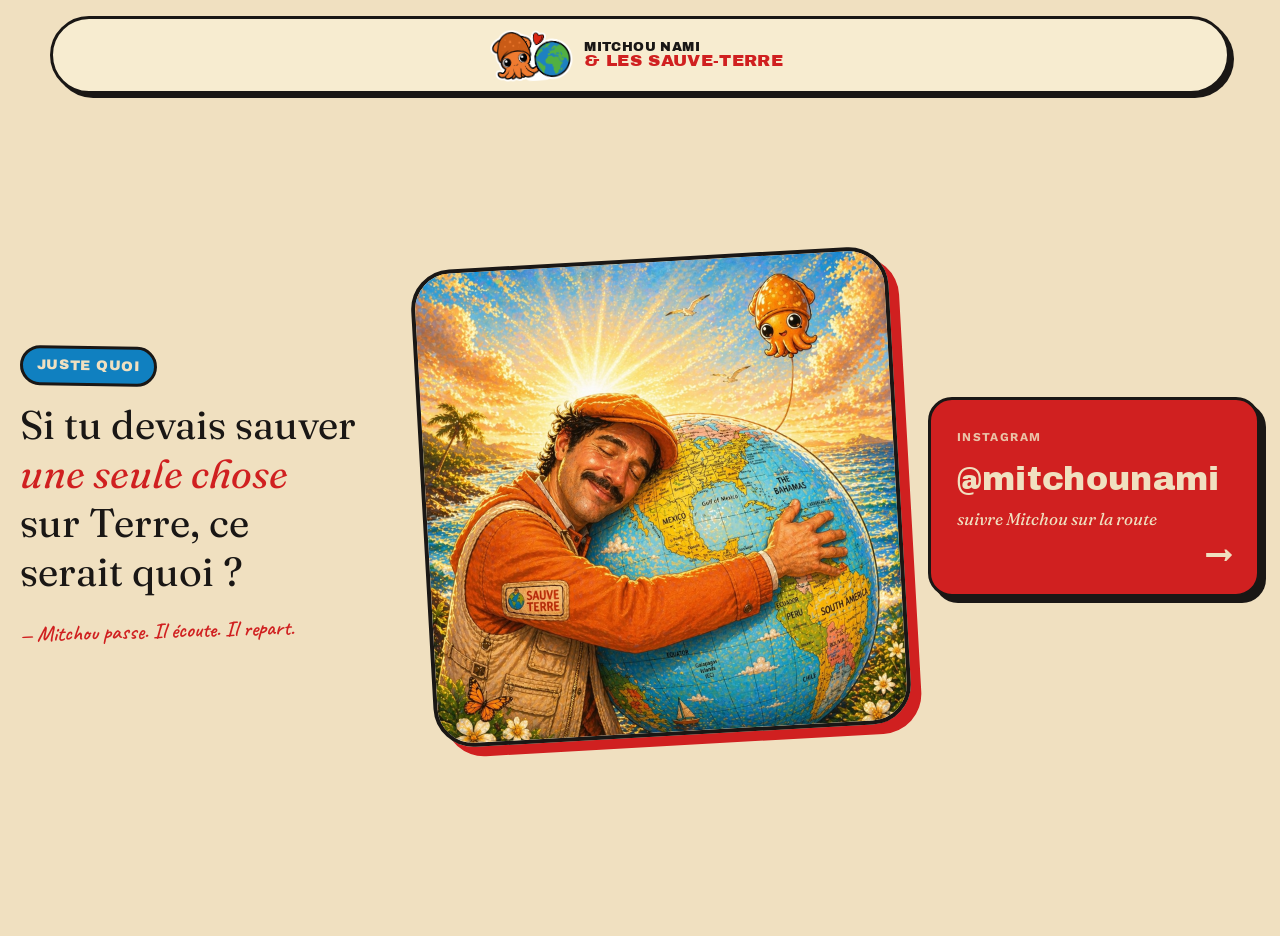
<file: index.html>
<!doctype html>
<html lang="fr">
<head>
  <meta charset="utf-8">
  <meta name="viewport" content="width=device-width, initial-scale=1">
  <title>Mitchou Nami &amp; les Sauve-Terre</title>
  <meta
    name="description"
    content="Mitchou Nami et les Sauve-Terre. Suivre Mitchou sur Instagram."
  >
  <link rel="icon" type="image/png" href="/assets/favicon-seiche.png">
  <link rel="apple-touch-icon" href="/assets/favicon-seiche.png">
  <link rel="preload" as="image" href="/assets/seiche-coeur-terre.png">
  <link rel="preload" as="image" href="/assets/mitchou-comingsoon.jpg">
  <link rel="stylesheet" href="/tokens.css">
  <link rel="stylesheet" href="/site.css">
</head>
<body>
  <nav class="st-nav st-nav-simple">
    <a href="/" class="st-nav-brand">
      <img src="/assets/seiche-coeur-terre.png" alt="La seiche Sauve-Terre" class="st-nav-mascot" width="52" height="52">
      <span class="st-nav-wordmark">
        <span class="st-nav-l1">Mitchou Nami</span>
        <span class="st-nav-l2">&amp; les Sauve-Terre</span>
      </span>
    </a>
  </nav>

  <main class="st-temp-main">
    <section class="st-temp-home">
      <div class="st-temp-hero">
        <section class="st-temp-copy">
          <span class="st-sticker st-sticker-blue">JUSTE QUOI</span>
          <p class="st-hero-lead st-hero-lead-lg st-temp-question">
            Si tu devais sauver <em>une seule chose</em> sur Terre, ce serait quoi&nbsp;?
          </p>
          <div class="st-hand st-temp-hand">— Mitchou passe. Il écoute. Il repart.</div>
        </section>

        <figure class="st-temp-figure">
          <img
            src="/assets/mitchou-comingsoon.jpg"
            alt="Mitchou enlace la Terre au coucher du soleil"
            class="st-temp-image"
            width="1254"
            height="1254"
          >
        </figure>

        <section class="st-social st-temp-social" id="suivre">
          <div class="st-social-inner">
            <div class="st-social-grid st-social-grid-single">
              <a
                href="https://www.instagram.com/mitchounami"
                class="st-social-card st-social-card-rouge st-social-card-r2"
                target="_blank"
                rel="noreferrer"
              >
                <div class="st-social-label">Instagram</div>
                <div class="st-social-handle">@mitchounami</div>
                <div class="st-social-note">suivre Mitchou sur la route</div>
                <div class="st-social-arrow">→</div>
              </a>
            </div>
          </div>
        </section>
      </div>
    </section>
  </main>
</body>
</html>
</file>
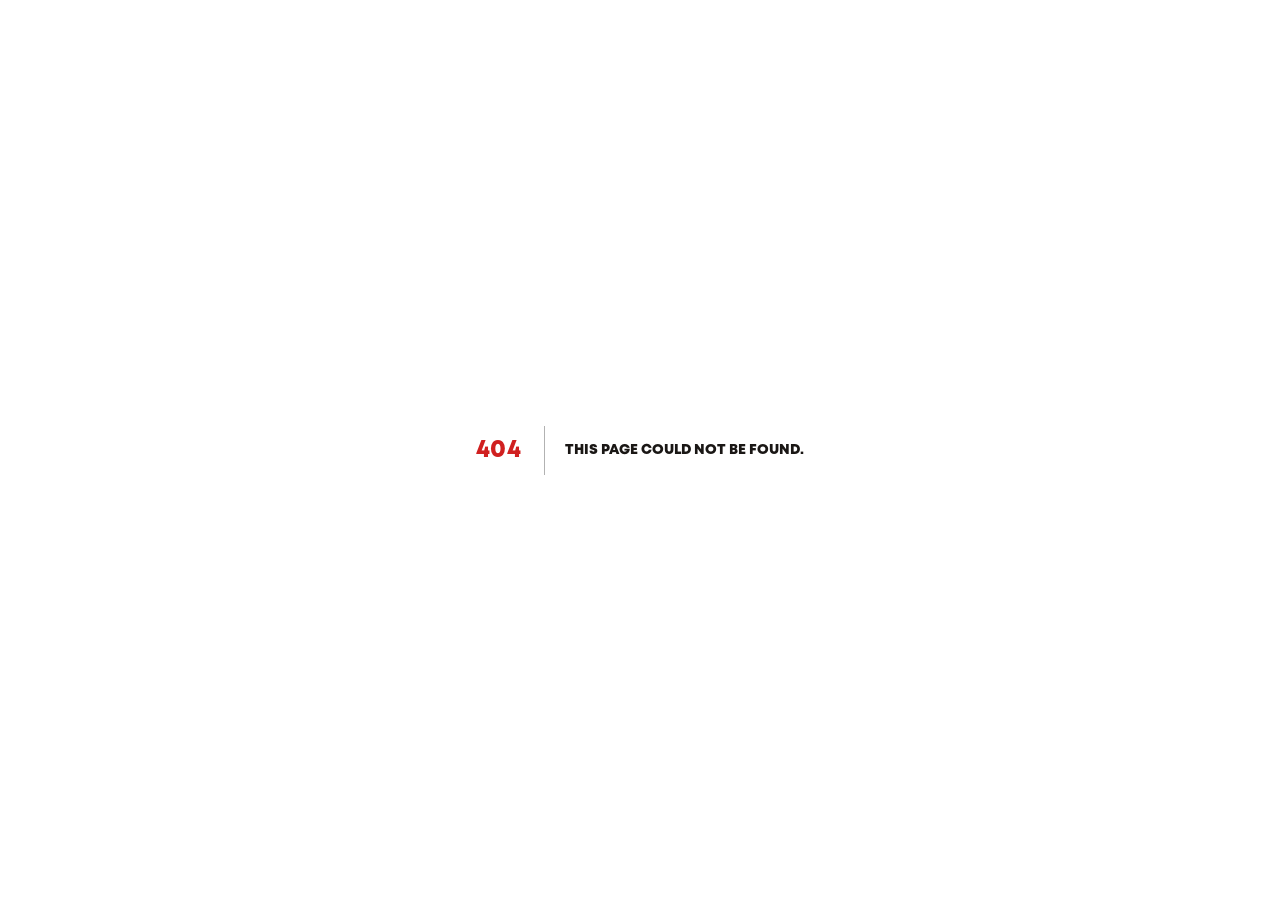
<file: 404/index.html>
<!DOCTYPE html><html lang="fr"><head><meta charSet="utf-8"/><meta name="viewport" content="width=device-width, initial-scale=1"/><link rel="stylesheet" href="/_next/static/css/ee4fb3f577b629e3.css" data-precedence="next"/><link rel="preload" as="script" fetchPriority="low" href="/_next/static/chunks/webpack-879f858537244e02.js"/><script src="/_next/static/chunks/fd9d1056-be48aeae6e94b8d1.js" async=""></script><script src="/_next/static/chunks/23-2228b5ff64c2ea97.js" async=""></script><script src="/_next/static/chunks/main-app-0f265d0761dd41db.js" async=""></script><meta name="robots" content="noindex"/><link rel="preconnect" href="https://fonts.googleapis.com"/><link rel="preconnect" href="https://fonts.gstatic.com" crossorigin="anonymous"/><title>404: This page could not be found.</title><title>Sauve Terre — Mitchou passe, il écoute</title><meta name="description" content="Un homme. Une Terre. Une question. Qu&#x27;est-ce que tu sauverais ?"/><link href="https://fonts.googleapis.com/css2?family=Fraunces:ital,opsz,wght@0,9..144,400;0,9..144,500;0,9..144,700;1,9..144,400&amp;family=Work+Sans:ital,wght@0,400;0,500;0,600;0,700;1,400&amp;family=Caveat:wght@400;600;700&amp;display=swap" rel="stylesheet"/><script src="/_next/static/chunks/polyfills-78c92fac7aa8fdd8.js" noModule=""></script></head><body><div style="font-family:system-ui,&quot;Segoe UI&quot;,Roboto,Helvetica,Arial,sans-serif,&quot;Apple Color Emoji&quot;,&quot;Segoe UI Emoji&quot;;height:100vh;text-align:center;display:flex;flex-direction:column;align-items:center;justify-content:center"><div><style>body{color:#000;background:#fff;margin:0}.next-error-h1{border-right:1px solid rgba(0,0,0,.3)}@media (prefers-color-scheme:dark){body{color:#fff;background:#000}.next-error-h1{border-right:1px solid rgba(255,255,255,.3)}}</style><h1 class="next-error-h1" style="display:inline-block;margin:0 20px 0 0;padding:0 23px 0 0;font-size:24px;font-weight:500;vertical-align:top;line-height:49px">404</h1><div style="display:inline-block"><h2 style="font-size:14px;font-weight:400;line-height:49px;margin:0">This page could not be found.</h2></div></div></div><script src="/_next/static/chunks/webpack-879f858537244e02.js" async=""></script><script>(self.__next_f=self.__next_f||[]).push([0]);self.__next_f.push([2,null])</script><script>self.__next_f.push([1,"1:HL[\"/_next/static/css/ee4fb3f577b629e3.css\",\"style\"]\n"])</script><script>self.__next_f.push([1,"2:I[5751,[],\"\"]\n4:I[9275,[],\"\"]\n5:I[1343,[],\"\"]\nb:I[6130,[],\"\"]\n6:{\"fontFamily\":\"system-ui,\\\"Segoe UI\\\",Roboto,Helvetica,Arial,sans-serif,\\\"Apple Color Emoji\\\",\\\"Segoe UI Emoji\\\"\",\"height\":\"100vh\",\"textAlign\":\"center\",\"display\":\"flex\",\"flexDirection\":\"column\",\"alignItems\":\"center\",\"justifyContent\":\"center\"}\n7:{\"display\":\"inline-block\",\"margin\":\"0 20px 0 0\",\"padding\":\"0 23px 0 0\",\"fontSize\":24,\"fontWeight\":500,\"verticalAlign\":\"top\",\"lineHeight\":\"49px\"}\n8:{\"display\":\"inline-block\"}\n9:{\"fontSize\":14,\"fontWeight\":400,\"lineHeight\":\"49px\",\"margin\":0}\nc:[]\n"])</script><script>self.__next_f.push([1,"0:[[[\"$\",\"link\",\"0\",{\"rel\":\"stylesheet\",\"href\":\"/_next/static/css/ee4fb3f577b629e3.css\",\"precedence\":\"next\",\"crossOrigin\":\"$undefined\"}]],[\"$\",\"$L2\",null,{\"buildId\":\"qsfzig7B-mgt_BTlDmPA5\",\"assetPrefix\":\"\",\"initialCanonicalUrl\":\"/_not-found/\",\"initialTree\":[\"\",{\"children\":[\"/_not-found\",{\"children\":[\"__PAGE__\",{}]}]},\"$undefined\",\"$undefined\",true],\"initialSeedData\":[\"\",{\"children\":[\"/_not-found\",{\"children\":[\"__PAGE__\",{},[[\"$L3\",[[\"$\",\"title\",null,{\"children\":\"404: This page could not be found.\"}],[\"$\",\"div\",null,{\"style\":{\"fontFamily\":\"system-ui,\\\"Segoe UI\\\",Roboto,Helvetica,Arial,sans-serif,\\\"Apple Color Emoji\\\",\\\"Segoe UI Emoji\\\"\",\"height\":\"100vh\",\"textAlign\":\"center\",\"display\":\"flex\",\"flexDirection\":\"column\",\"alignItems\":\"center\",\"justifyContent\":\"center\"},\"children\":[\"$\",\"div\",null,{\"children\":[[\"$\",\"style\",null,{\"dangerouslySetInnerHTML\":{\"__html\":\"body{color:#000;background:#fff;margin:0}.next-error-h1{border-right:1px solid rgba(0,0,0,.3)}@media (prefers-color-scheme:dark){body{color:#fff;background:#000}.next-error-h1{border-right:1px solid rgba(255,255,255,.3)}}\"}}],[\"$\",\"h1\",null,{\"className\":\"next-error-h1\",\"style\":{\"display\":\"inline-block\",\"margin\":\"0 20px 0 0\",\"padding\":\"0 23px 0 0\",\"fontSize\":24,\"fontWeight\":500,\"verticalAlign\":\"top\",\"lineHeight\":\"49px\"},\"children\":\"404\"}],[\"$\",\"div\",null,{\"style\":{\"display\":\"inline-block\"},\"children\":[\"$\",\"h2\",null,{\"style\":{\"fontSize\":14,\"fontWeight\":400,\"lineHeight\":\"49px\",\"margin\":0},\"children\":\"This page could not be found.\"}]}]]}]}]]],null],null]},[\"$\",\"$L4\",null,{\"parallelRouterKey\":\"children\",\"segmentPath\":[\"children\",\"/_not-found\",\"children\"],\"error\":\"$undefined\",\"errorStyles\":\"$undefined\",\"errorScripts\":\"$undefined\",\"template\":[\"$\",\"$L5\",null,{}],\"templateStyles\":\"$undefined\",\"templateScripts\":\"$undefined\",\"notFound\":\"$undefined\",\"notFoundStyles\":\"$undefined\",\"styles\":null}],null]},[[\"$\",\"html\",null,{\"lang\":\"fr\",\"children\":[[\"$\",\"head\",null,{\"children\":[[\"$\",\"link\",null,{\"rel\":\"preconnect\",\"href\":\"https://fonts.googleapis.com\"}],[\"$\",\"link\",null,{\"rel\":\"preconnect\",\"href\":\"https://fonts.gstatic.com\",\"crossOrigin\":\"anonymous\"}],[\"$\",\"link\",null,{\"href\":\"https://fonts.googleapis.com/css2?family=Fraunces:ital,opsz,wght@0,9..144,400;0,9..144,500;0,9..144,700;1,9..144,400\u0026family=Work+Sans:ital,wght@0,400;0,500;0,600;0,700;1,400\u0026family=Caveat:wght@400;600;700\u0026display=swap\",\"rel\":\"stylesheet\"}]]}],[\"$\",\"body\",null,{\"children\":[\"$\",\"$L4\",null,{\"parallelRouterKey\":\"children\",\"segmentPath\":[\"children\"],\"error\":\"$undefined\",\"errorStyles\":\"$undefined\",\"errorScripts\":\"$undefined\",\"template\":[\"$\",\"$L5\",null,{}],\"templateStyles\":\"$undefined\",\"templateScripts\":\"$undefined\",\"notFound\":[[\"$\",\"title\",null,{\"children\":\"404: This page could not be found.\"}],[\"$\",\"div\",null,{\"style\":\"$6\",\"children\":[\"$\",\"div\",null,{\"children\":[[\"$\",\"style\",null,{\"dangerouslySetInnerHTML\":{\"__html\":\"body{color:#000;background:#fff;margin:0}.next-error-h1{border-right:1px solid rgba(0,0,0,.3)}@media (prefers-color-scheme:dark){body{color:#fff;background:#000}.next-error-h1{border-right:1px solid rgba(255,255,255,.3)}}\"}}],[\"$\",\"h1\",null,{\"className\":\"next-error-h1\",\"style\":\"$7\",\"children\":\"404\"}],[\"$\",\"div\",null,{\"style\":\"$8\",\"children\":[\"$\",\"h2\",null,{\"style\":\"$9\",\"children\":\"This page could not be found.\"}]}]]}]}]],\"notFoundStyles\":[],\"styles\":null}]}]]}],null],null],\"couldBeIntercepted\":false,\"initialHead\":[[\"$\",\"meta\",null,{\"name\":\"robots\",\"content\":\"noindex\"}],\"$La\"],\"globalErrorComponent\":\"$b\",\"missingSlots\":\"$Wc\"}]]\n"])</script><script>self.__next_f.push([1,"a:[[\"$\",\"meta\",\"0\",{\"name\":\"viewport\",\"content\":\"width=device-width, initial-scale=1\"}],[\"$\",\"meta\",\"1\",{\"charSet\":\"utf-8\"}],[\"$\",\"title\",\"2\",{\"children\":\"Sauve Terre — Mitchou passe, il écoute\"}],[\"$\",\"meta\",\"3\",{\"name\":\"description\",\"content\":\"Un homme. Une Terre. Une question. Qu'est-ce que tu sauverais ?\"}]]\n3:null\n"])</script></body></html>
</file>
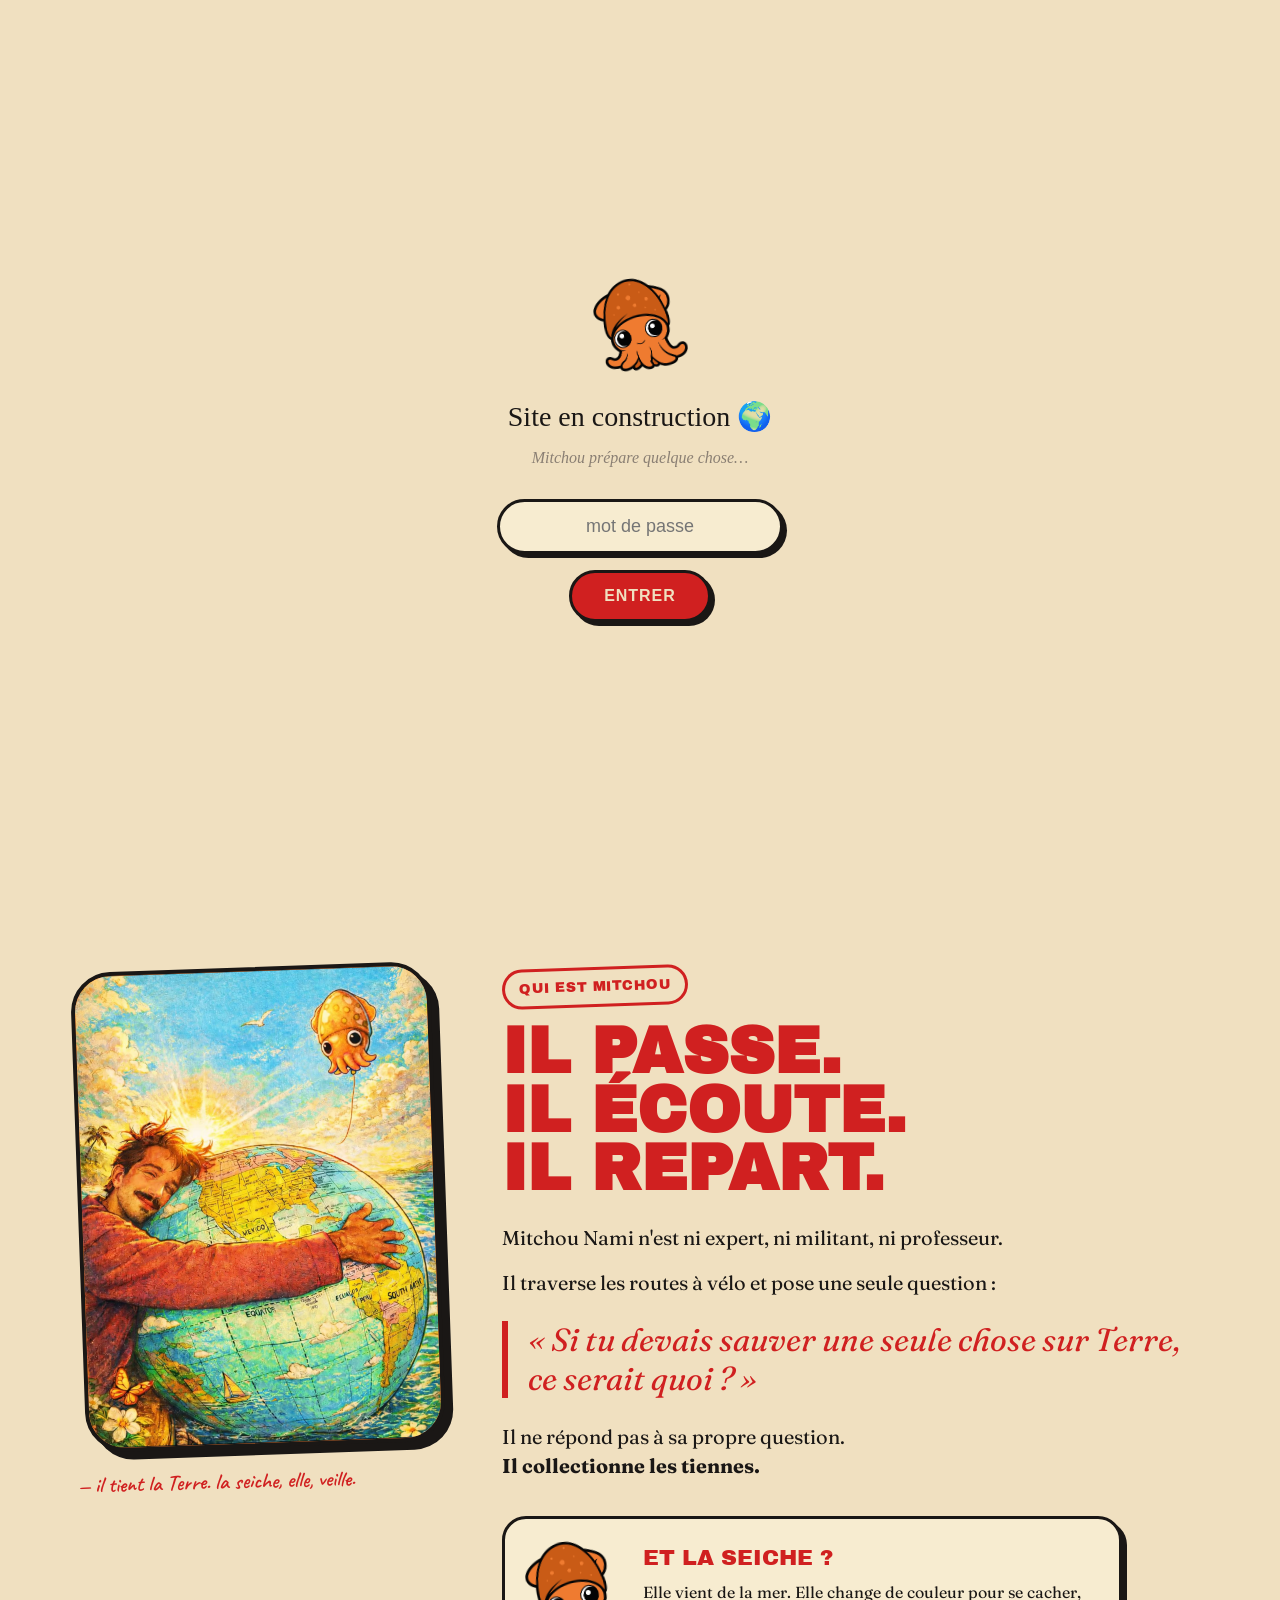
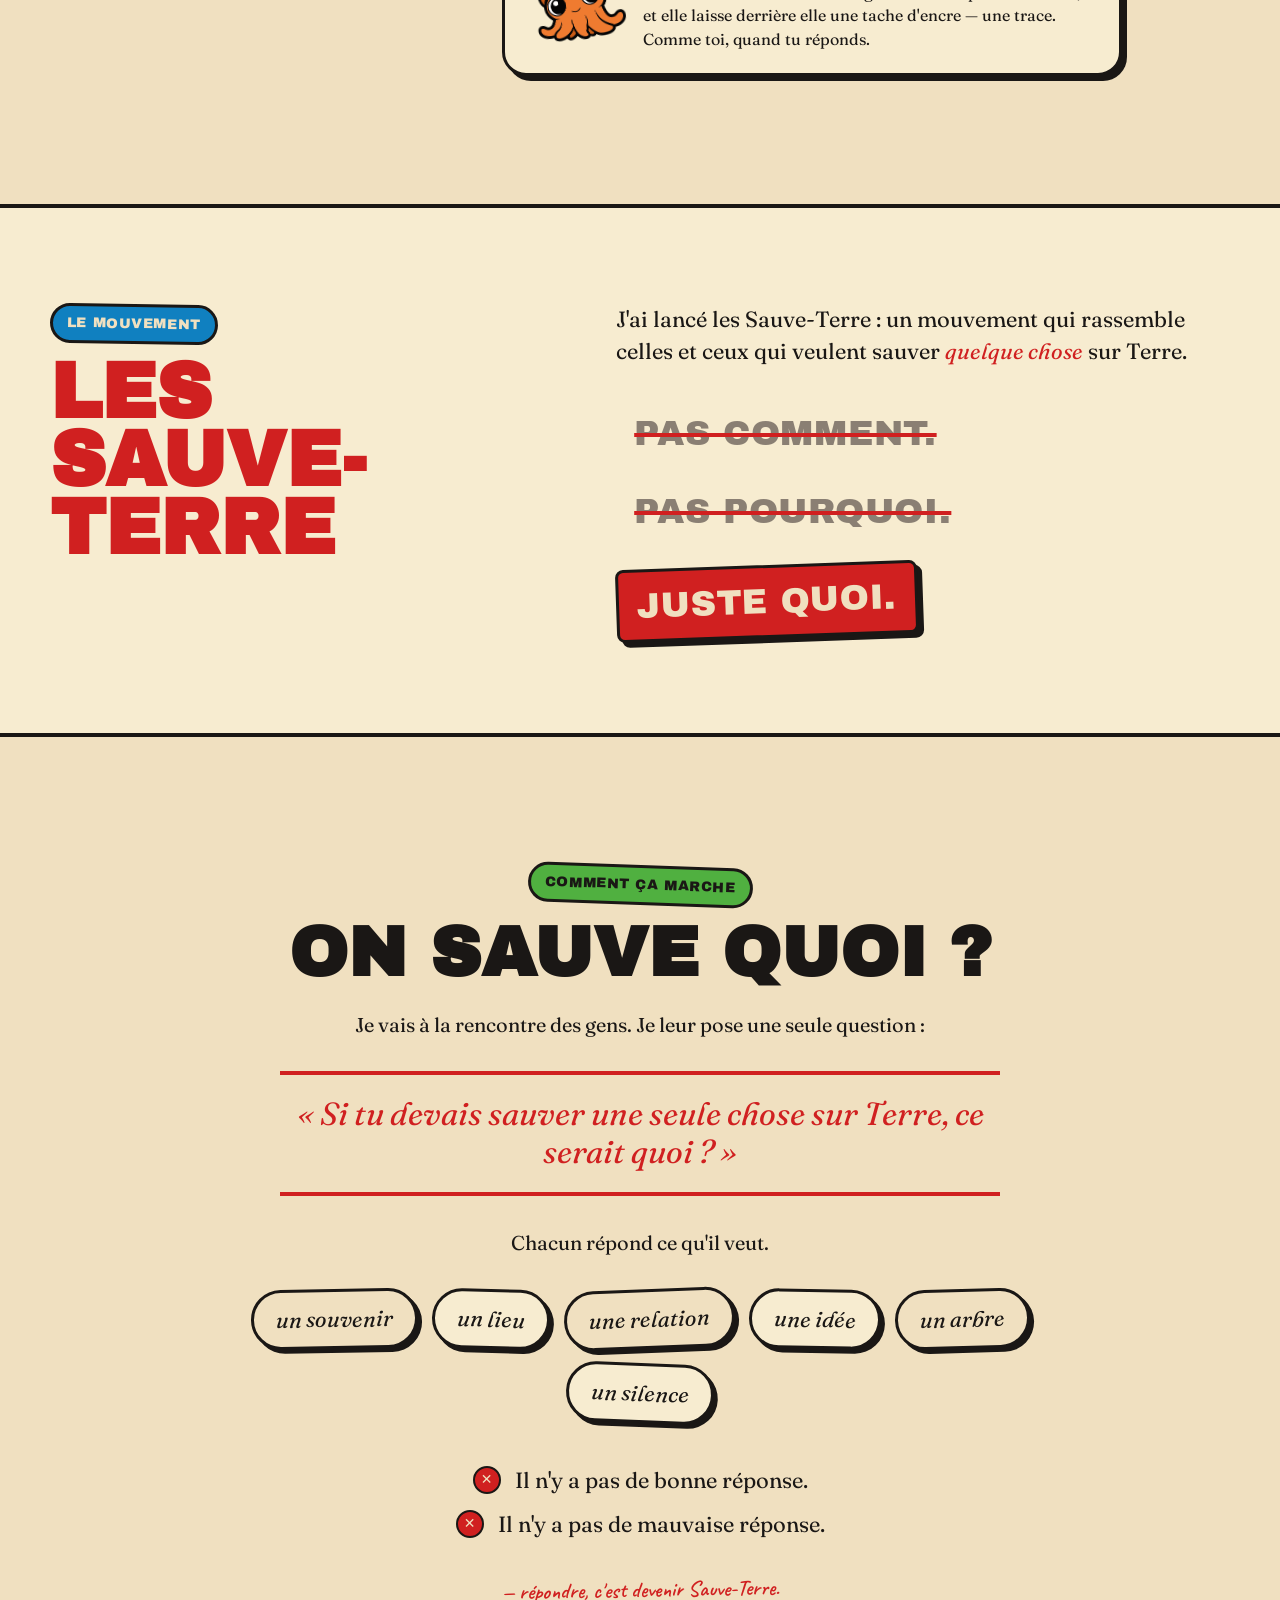
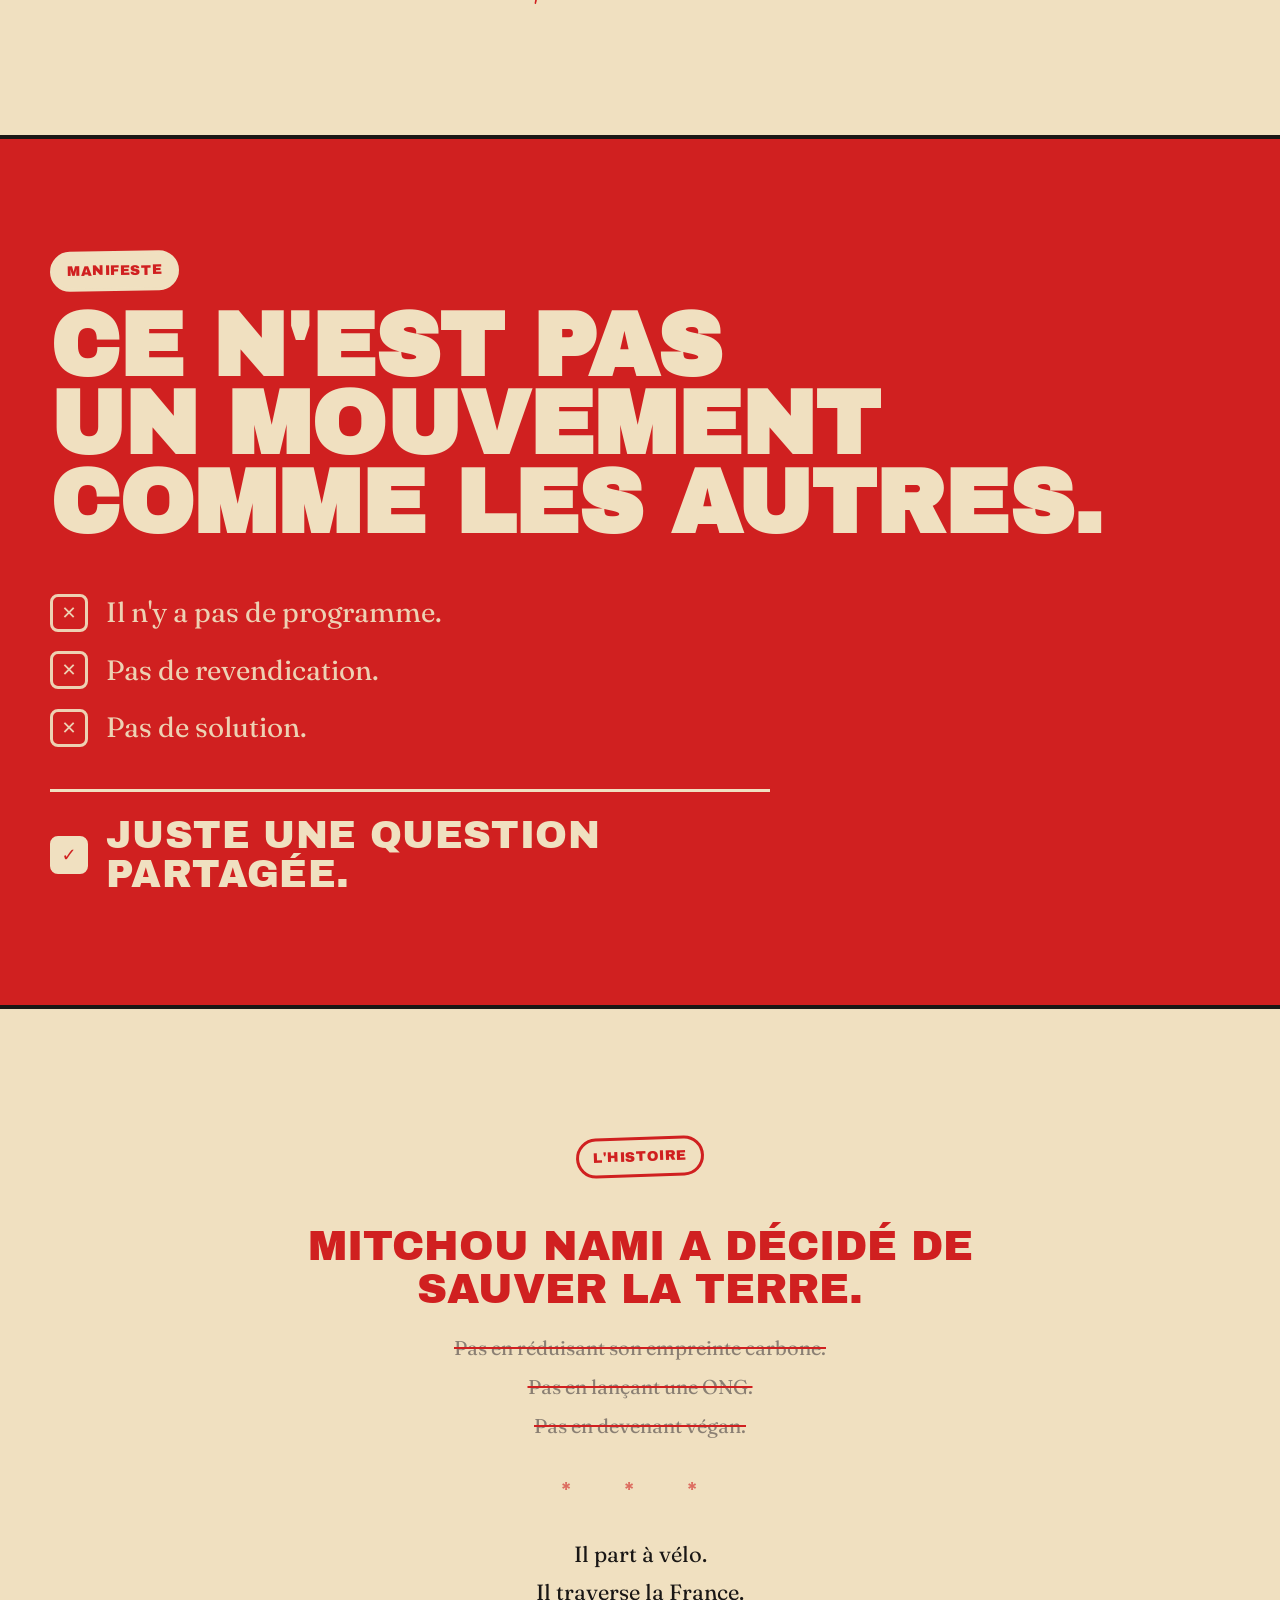
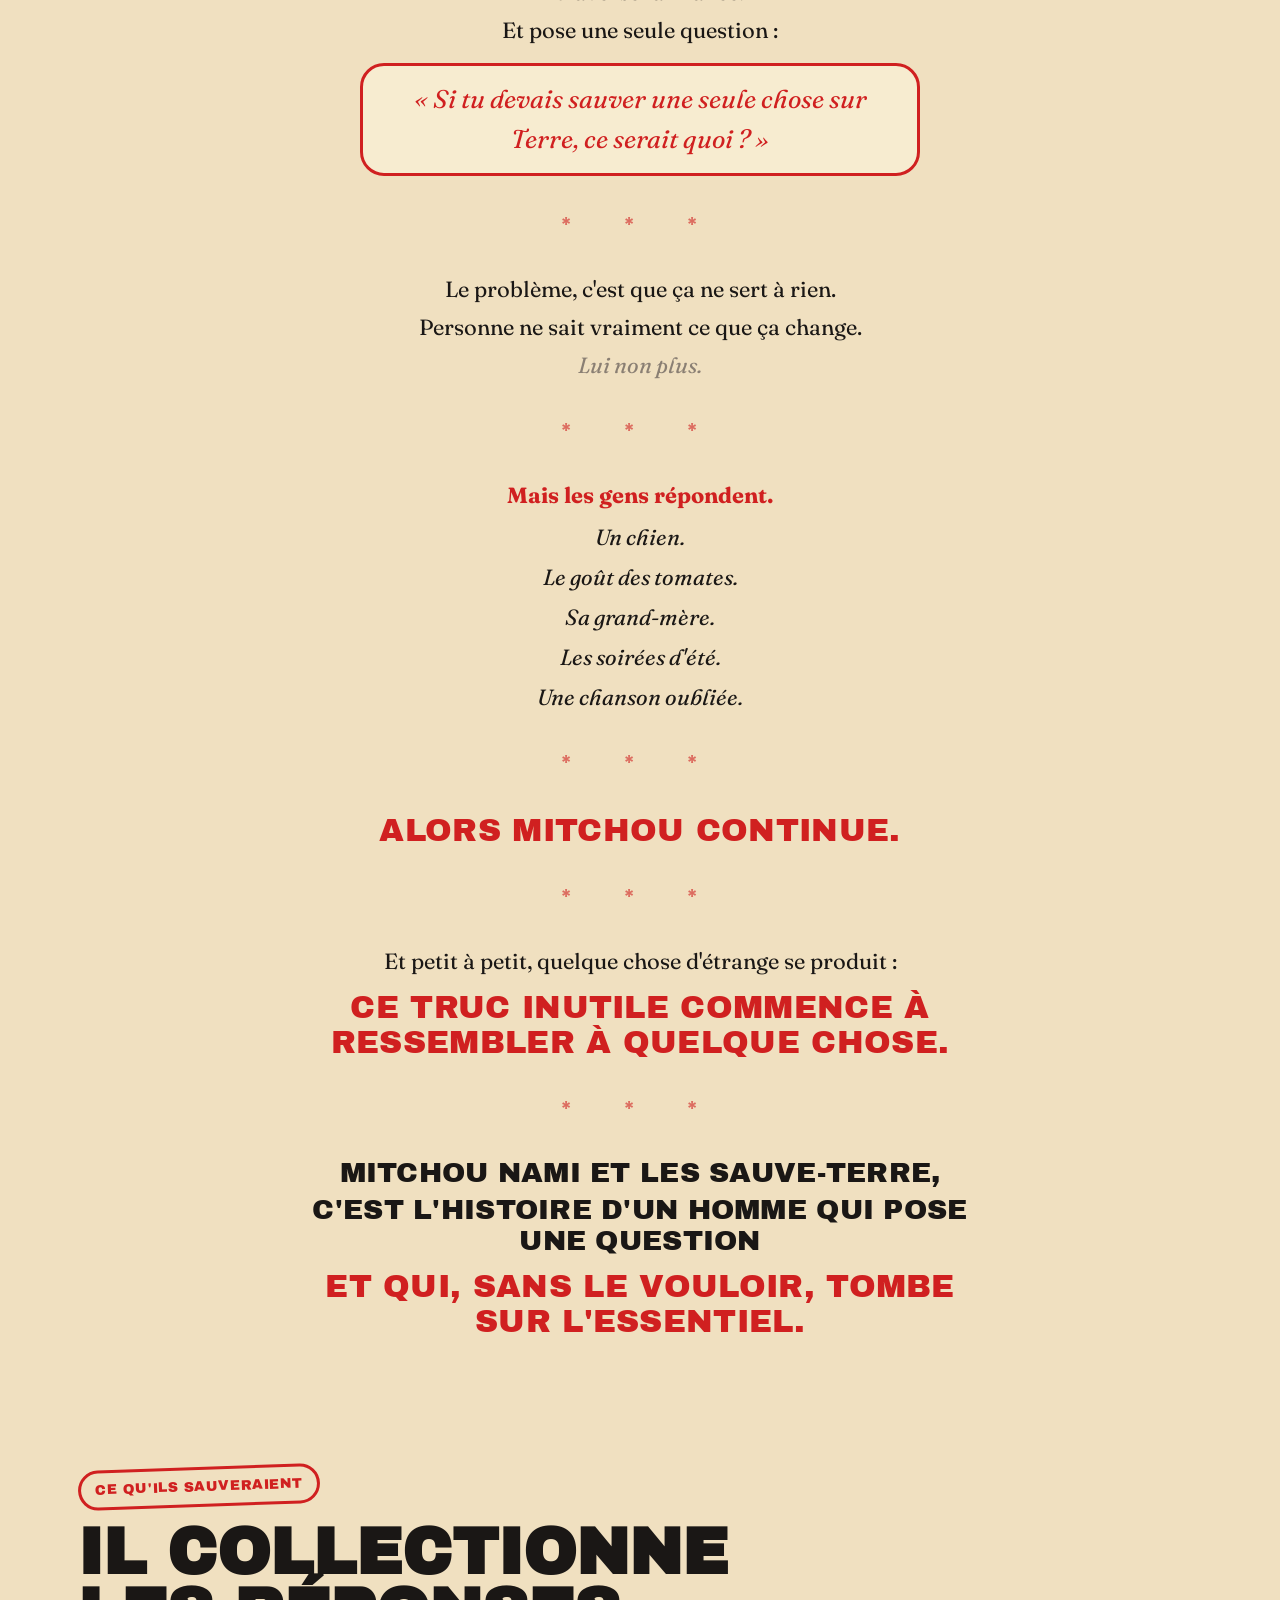
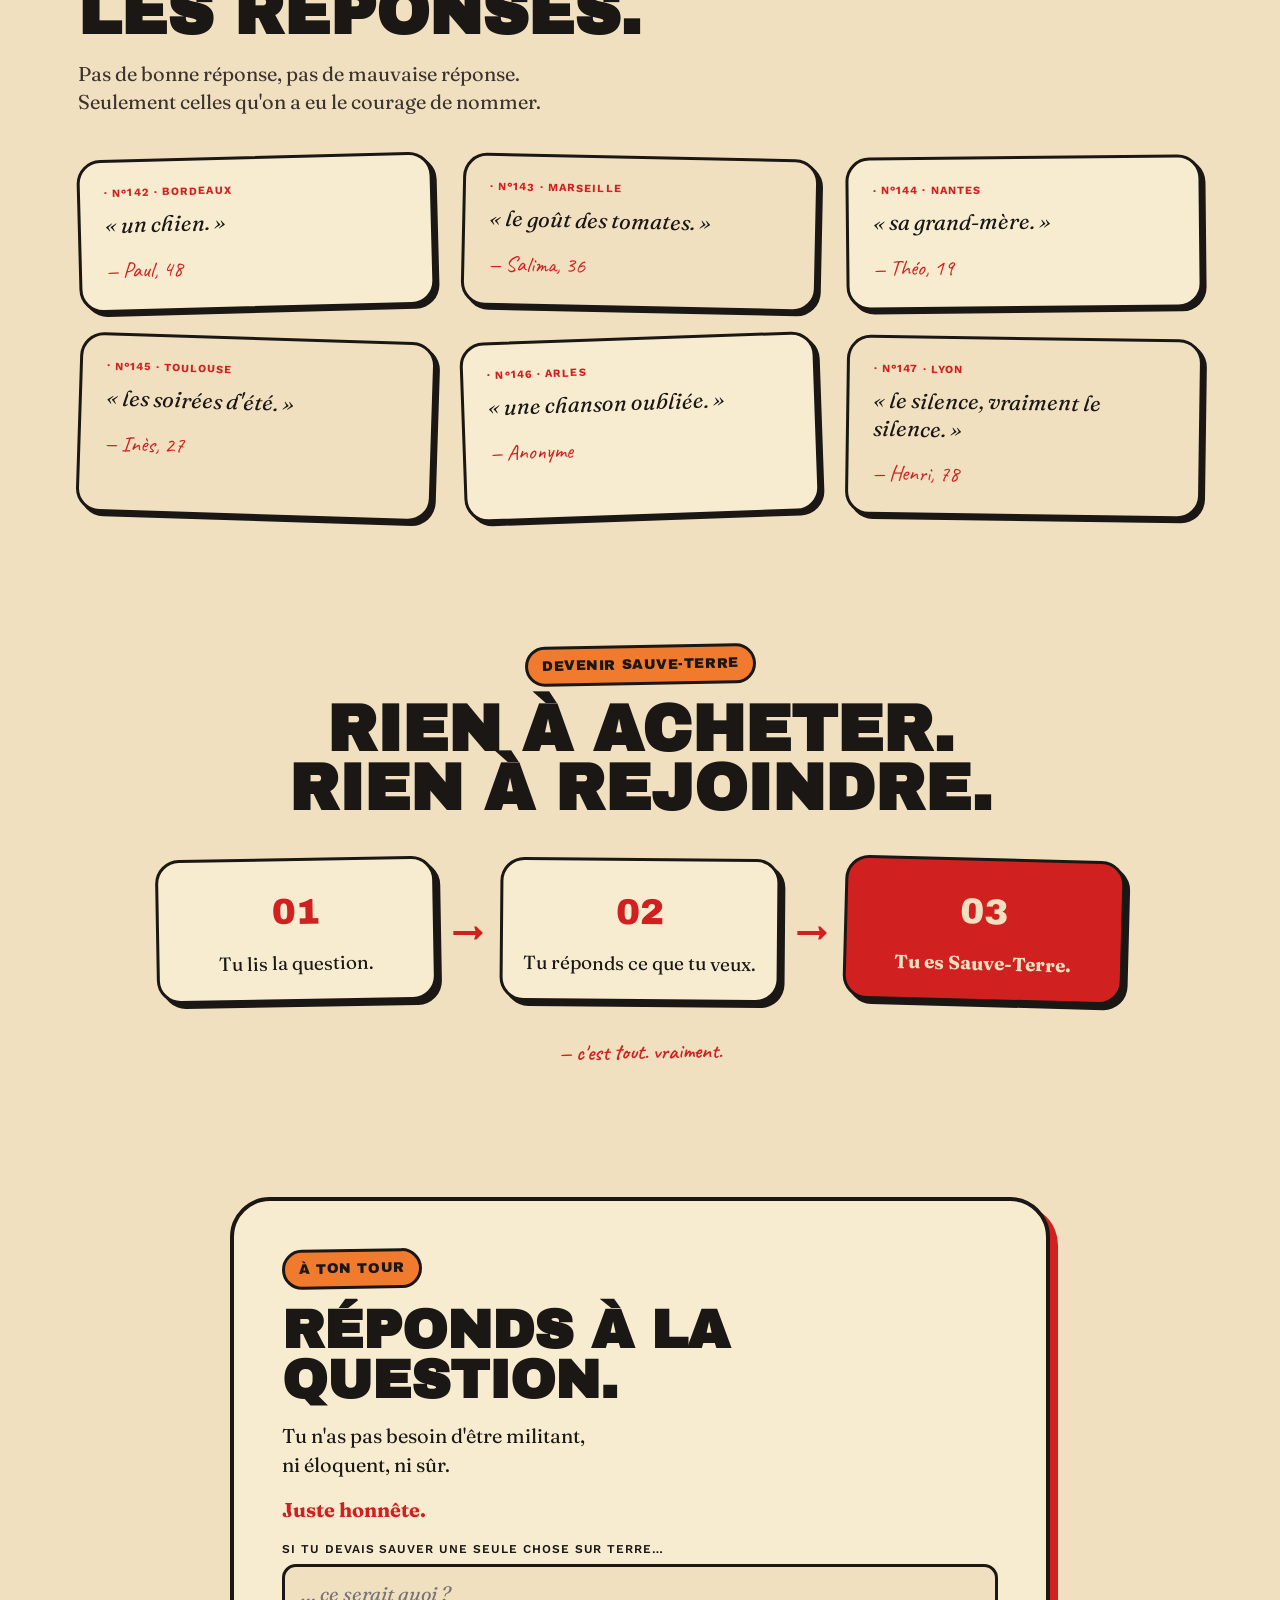
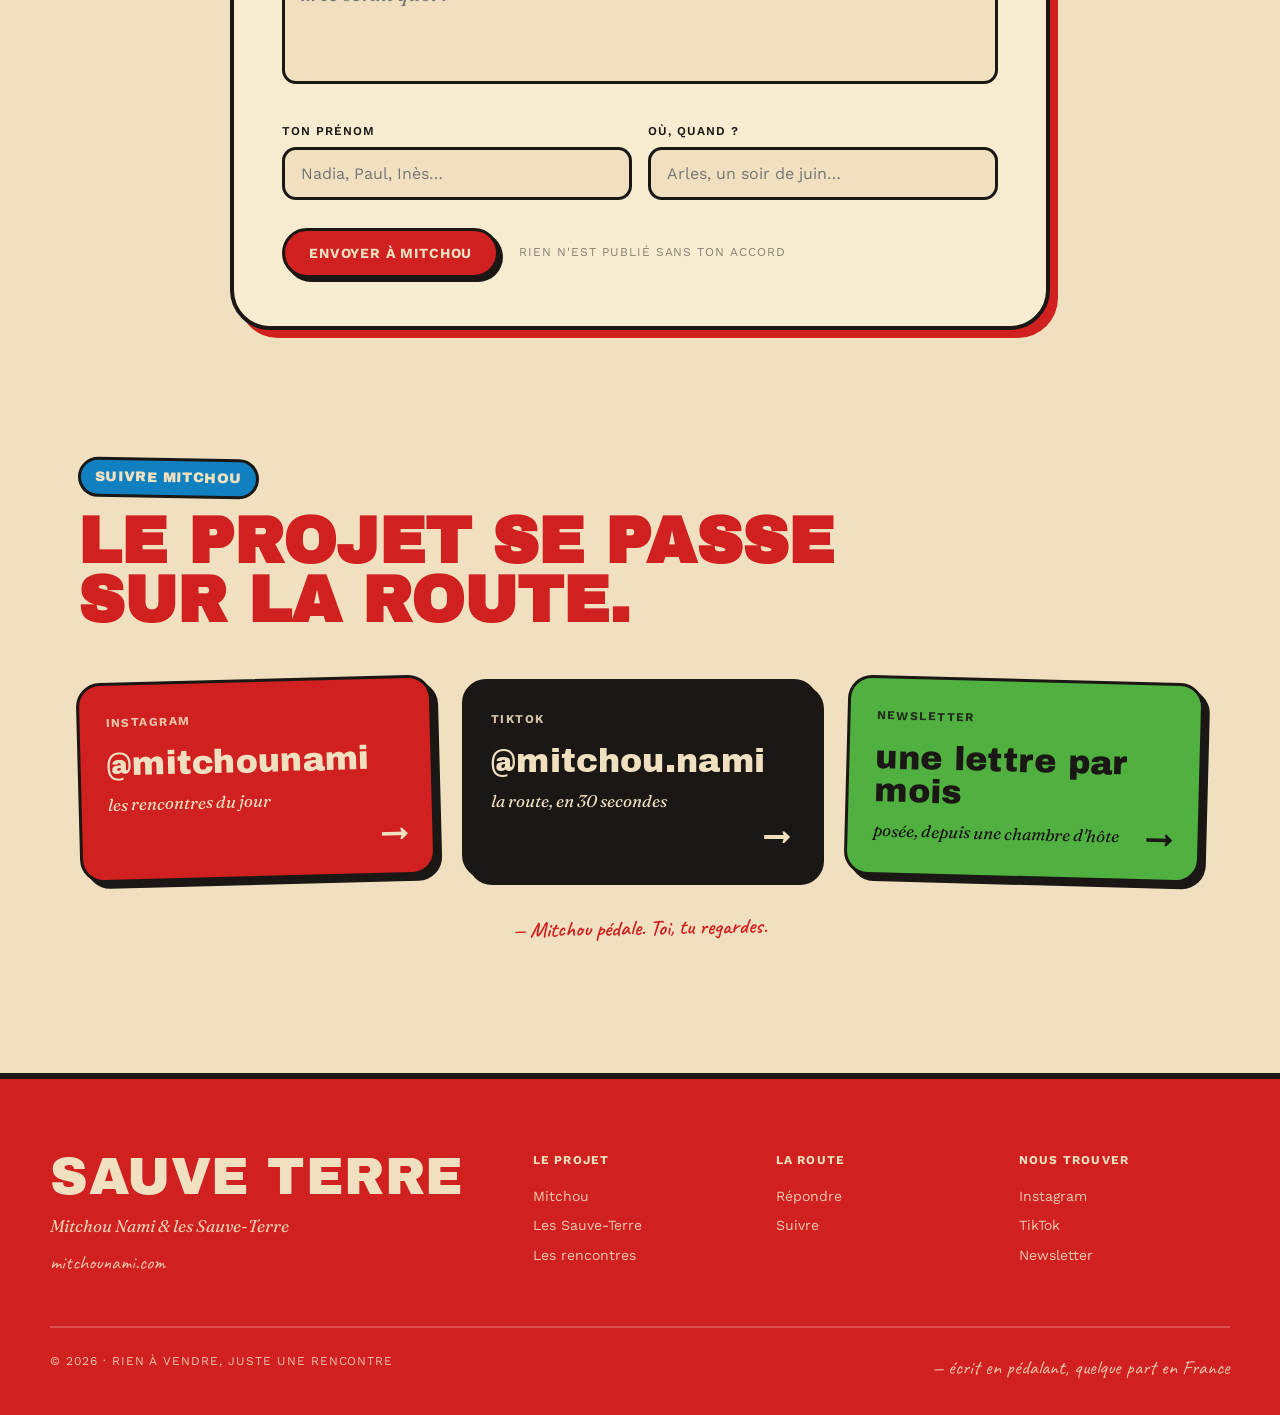
<file: new/index.html>
<!doctype html>
<html lang="fr">
<head>
  <meta charset="utf-8">
  <meta name="viewport" content="width=device-width, initial-scale=1">
  <title>Mitchou Nami &amp; les Sauve-Terre — Qu'est-ce que tu sauverais ?</title>
  <meta
    name="description"
    content="Mitchou Nami traverse la France et pose une question simple : si tu devais sauver une seule chose sur Terre, ce serait quoi ?"
  >
  <link rel="icon" type="image/png" href="/assets/favicon-seiche.png">
  <link rel="apple-touch-icon" href="/assets/favicon-seiche.png">
  <link rel="preload" as="image" href="/assets/seiche-coeur-terre.png">
  <link rel="preload" as="image" href="/assets/mitchou-hug-earth.png">
  <link rel="stylesheet" href="/tokens.css">
  <link rel="stylesheet" href="/site.css">
</head>
<body>
  <nav class="st-nav">
    <a href="#top" class="st-nav-brand">
      <img src="/assets/seiche-coeur-terre.png" alt="La seiche Sauve-Terre" class="st-nav-mascot" width="52" height="52">
      <span class="st-nav-wordmark">
        <span class="st-nav-l1">Mitchou Nami</span>
        <span class="st-nav-l2">&amp; les Sauve-Terre</span>
      </span>
    </a>
    <div class="st-nav-links">
      <a href="#mitchou">Mitchou</a>
      <a href="#sauve-terre">Les Sauve-Terre</a>
      <a href="#suivre">Suivre</a>
    </div>
    <a href="#repondre" class="st-nav-cta">Répondre</a>
  </nav>

  <main>
    <section class="st-hero" id="top">
      <div class="st-hero-inner">
        <div class="st-hero-copy">
          <p class="st-eyebrow">Mitchou Nami passe. Il écoute. Il repart.</p>
          <h1 class="st-hero-title">JUSTE QUOI</h1>
          <p class="st-hero-lead st-hero-lead-lg">
            Si tu devais sauver <em>une seule chose</em> sur Terre, ce serait quoi&nbsp;?
          </p>
          <div class="st-hero-cta">
            <a class="st-btn st-btn-primary" href="#repondre">Répondre à Mitchou</a>
            <a class="st-btn st-btn-ghost" href="#sauve-terre">Les Sauve-Terre →</a>
          </div>
          <div class="st-hand">— pas de bonne réponse. juste la tienne.</div>
        </div>
        <div class="st-hero-illus">
          <img src="/assets/mitchou-hug-earth.png" alt="Mitchou enlace la Terre" class="st-hero-hug">
          <img src="/assets/seiche-mascot.png" alt="" class="st-hero-seiche" aria-hidden="true">
        </div>
      </div>
    </section>

    <section class="st-about" id="mitchou">
      <div class="st-about-inner">
        <div class="st-about-left">
          <div class="st-portrait">
            <img src="/assets/mitchou-hug-earth.png" alt="Mitchou">
          </div>
          <div class="st-hand st-about-hand">— il tient la Terre. la seiche, elle, veille.</div>
        </div>
        <div class="st-about-right">
          <span class="st-sticker">QUI EST MITCHOU</span>
          <h2>IL PASSE.<br>IL ÉCOUTE.<br>IL REPART.</h2>
          <p class="st-lead">Mitchou Nami n'est ni expert, ni militant, ni professeur.</p>
          <p class="st-lead">Il traverse les routes à vélo et pose une seule question&nbsp;:</p>
          <p class="st-quote">« Si tu devais sauver une seule chose sur Terre, ce serait quoi&nbsp;? »</p>
          <p class="st-lead st-lead-tight">
            Il ne répond pas à sa propre question.<br>
            <strong>Il collectionne les tiennes.</strong>
          </p>

          <div class="st-mascot-note">
            <img src="/assets/seiche-mascot.png" alt="La seiche" class="st-mascot-img" width="96" height="96">
            <div>
              <p class="st-mascot-h">Et la seiche&nbsp;?</p>
              <p class="st-mascot-p">
                Elle vient de la mer. Elle change de couleur pour se cacher, et elle laisse derrière elle une
                tache d'encre — une trace. Comme toi, quand tu réponds.
              </p>
            </div>
          </div>
        </div>
      </div>
    </section>

    <section class="st-sauve" id="sauve-terre">
      <div class="st-sauve-inner">
        <div class="st-sauve-l">
          <span class="st-sticker st-sticker-blue">LE MOUVEMENT</span>
          <h2>LES<br>SAUVE-TERRE</h2>
        </div>
        <div class="st-sauve-r">
          <p class="st-lead">
            J'ai lancé les Sauve-Terre&nbsp;: un mouvement qui rassemble celles et ceux qui veulent sauver
            <em> quelque chose</em> sur Terre.
          </p>
          <div class="st-sauve-triplet">
            <span class="st-sauve-tile st-sauve-tile-strike">pas comment.</span>
            <span class="st-sauve-tile st-sauve-tile-strike">pas pourquoi.</span>
            <span class="st-sauve-tile st-sauve-tile-kept">juste quoi.</span>
          </div>
        </div>
      </div>
    </section>

    <section class="st-comment">
      <div class="st-comment-inner">
        <span class="st-sticker st-sticker-green">COMMENT ÇA MARCHE</span>
        <h2>ON SAUVE QUOI&nbsp;?</h2>
        <p class="st-lead">Je vais à la rencontre des gens. Je leur pose une seule question&nbsp;:</p>
        <p class="st-quote">« Si tu devais sauver une seule chose sur Terre, ce serait quoi&nbsp;? »</p>
        <p class="st-lead">Chacun répond ce qu'il veut.</p>

        <div class="st-examples">
          <span class="st-example st-example-r1">un souvenir</span>
          <span class="st-example st-example-r2">un lieu</span>
          <span class="st-example st-example-r3">une relation</span>
          <span class="st-example st-example-r4">une idée</span>
          <span class="st-example st-example-r5">un arbre</span>
          <span class="st-example st-example-r6">un silence</span>
        </div>

        <div class="st-rules">
          <div class="st-rule">
            <span class="st-rule-mark">✕</span>
            <span>Il n'y a pas de bonne réponse.</span>
          </div>
          <div class="st-rule">
            <span class="st-rule-mark">✕</span>
            <span>Il n'y a pas de mauvaise réponse.</span>
          </div>
        </div>

        <p class="st-hand st-hand-center">— répondre, c'est devenir Sauve-Terre.</p>
      </div>
    </section>

    <section class="st-manifesto">
      <div class="st-manifesto-inner">
        <span class="st-sticker st-sticker-orange">MANIFESTE</span>
        <h2>CE N'EST PAS<br>UN MOUVEMENT<br>COMME LES AUTRES.</h2>
        <ul class="st-nots">
          <li class="st-not">
            <span class="st-not-cross">✕</span>
            <span>Il n'y a pas de programme.</span>
          </li>
          <li class="st-not">
            <span class="st-not-cross">✕</span>
            <span>Pas de revendication.</span>
          </li>
          <li class="st-not">
            <span class="st-not-cross">✕</span>
            <span>Pas de solution.</span>
          </li>
        </ul>
        <div class="st-manifesto-yes">
          <span class="st-not-check">✓</span>
          <span class="st-manifesto-yes-text">Juste une question partagée.</span>
        </div>
      </div>
    </section>

    <section class="st-signature">
      <div class="st-signature-inner">
        <span class="st-sticker">L'HISTOIRE</span>

        <div class="st-sig-block">
          <p class="st-sig-lead">Mitchou Nami a décidé de sauver la Terre.</p>
          <ul class="st-sig-nots">
            <li>Pas en réduisant son empreinte carbone.</li>
            <li>Pas en lançant une ONG.</li>
            <li>Pas en devenant végan.</li>
          </ul>
        </div>

        <div class="st-sig-rule">* * *</div>

        <div class="st-sig-block">
          <p class="st-sig-line">Il part à vélo.</p>
          <p class="st-sig-line">Il traverse la France.</p>
          <p class="st-sig-line">Et pose une seule question&nbsp;:</p>
          <p class="st-sig-q">« Si tu devais sauver une seule chose sur Terre, ce serait quoi&nbsp;? »</p>
        </div>

        <div class="st-sig-rule">* * *</div>

        <div class="st-sig-block">
          <p class="st-sig-line">Le problème, c'est que ça ne sert à rien.</p>
          <p class="st-sig-line">Personne ne sait vraiment ce que ça change.</p>
          <p class="st-sig-line st-sig-dim">Lui non plus.</p>
        </div>

        <div class="st-sig-rule">* * *</div>

        <div class="st-sig-block">
          <p class="st-sig-line"><strong>Mais les gens répondent.</strong></p>
          <ul class="st-sig-answers">
            <li>Un chien.</li>
            <li>Le goût des tomates.</li>
            <li>Sa grand-mère.</li>
            <li>Les soirées d'été.</li>
            <li>Une chanson oubliée.</li>
          </ul>
        </div>

        <div class="st-sig-rule">* * *</div>

        <div class="st-sig-block">
          <p class="st-sig-line st-sig-emph">Alors Mitchou continue.</p>
        </div>

        <div class="st-sig-rule">* * *</div>

        <div class="st-sig-block">
          <p class="st-sig-line">Et petit à petit, quelque chose d'étrange se produit&nbsp;:</p>
          <p class="st-sig-line st-sig-emph">ce truc inutile commence à ressembler à quelque chose.</p>
        </div>

        <div class="st-sig-rule">* * *</div>

        <div class="st-sig-block st-sig-final">
          <p class="st-sig-line">Mitchou Nami et les Sauve-Terre,</p>
          <p class="st-sig-line">c'est l'histoire d'un homme qui pose une question</p>
          <p class="st-sig-line st-sig-emph">et qui, sans le vouloir, tombe sur l'essentiel.</p>
        </div>
      </div>
    </section>

    <section class="st-grid-wrap" id="rencontres">
      <div class="st-section-head">
        <span class="st-sticker">CE QU'ILS SAUVERAIENT</span>
        <h2>IL COLLECTIONNE<br>LES RÉPONSES.</h2>
        <p class="st-sub">
          Pas de bonne réponse, pas de mauvaise réponse.<br>
          Seulement celles qu'on a eu le courage de nommer.
        </p>
      </div>
      <div class="st-grid">
        <article class="st-enc st-enc-r1">
          <div class="st-enc-meta">· n°142 · Bordeaux</div>
          <blockquote class="st-enc-q">« un chien. »</blockquote>
          <div class="st-enc-by">— Paul, 48</div>
        </article>
        <article class="st-enc st-enc-r2">
          <div class="st-enc-meta">· n°143 · Marseille</div>
          <blockquote class="st-enc-q">« le goût des tomates. »</blockquote>
          <div class="st-enc-by">— Salima, 36</div>
        </article>
        <article class="st-enc st-enc-r3">
          <div class="st-enc-meta">· n°144 · Nantes</div>
          <blockquote class="st-enc-q">« sa grand-mère. »</blockquote>
          <div class="st-enc-by">— Théo, 19</div>
        </article>
        <article class="st-enc st-enc-r4">
          <div class="st-enc-meta">· n°145 · Toulouse</div>
          <blockquote class="st-enc-q">« les soirées d'été. »</blockquote>
          <div class="st-enc-by">— Inès, 27</div>
        </article>
        <article class="st-enc st-enc-r5">
          <div class="st-enc-meta">· n°146 · Arles</div>
          <blockquote class="st-enc-q">« une chanson oubliée. »</blockquote>
          <div class="st-enc-by">— Anonyme</div>
        </article>
        <article class="st-enc st-enc-r6">
          <div class="st-enc-meta">· n°147 · Lyon</div>
          <blockquote class="st-enc-q">« le silence, vraiment le silence. »</blockquote>
          <div class="st-enc-by">— Henri, 78</div>
        </article>
      </div>
    </section>

    <section class="st-devenir">
      <div class="st-devenir-inner">
        <span class="st-sticker st-sticker-orange">DEVENIR SAUVE-TERRE</span>
        <h2>RIEN À ACHETER.<br>RIEN À REJOINDRE.</h2>
        <div class="st-devenir-steps">
          <div class="st-devenir-step">
            <div class="st-devenir-num">01</div>
            <div class="st-devenir-txt">Tu lis la question.</div>
          </div>
          <div class="st-devenir-arrow">→</div>
          <div class="st-devenir-step">
            <div class="st-devenir-num">02</div>
            <div class="st-devenir-txt">Tu réponds ce que tu veux.</div>
          </div>
          <div class="st-devenir-arrow">→</div>
          <div class="st-devenir-step st-devenir-step-final">
            <div class="st-devenir-num">03</div>
            <div class="st-devenir-txt">Tu es Sauve-Terre.</div>
          </div>
        </div>
        <p class="st-hand st-hand-center">— c'est tout. vraiment.</p>
      </div>
    </section>

    <section class="st-form-wrap" id="repondre">
      <div class="st-form-card" id="st-form-card">
        <span class="st-sticker st-sticker-orange">À TON TOUR</span>
        <h2>RÉPONDS À LA<br>QUESTION.</h2>
        <p class="st-lead">Tu n'as pas besoin d'être militant,<br>ni éloquent, ni sûr.</p>
        <p class="st-lead st-form-just"><strong>Juste honnête.</strong></p>
        <form id="answer-form" novalidate>
          <label class="st-form-big">
            <span>Si tu devais sauver une seule chose sur Terre…</span>
            <textarea id="answer-what" placeholder="… ce serait quoi ?" rows="3"></textarea>
          </label>
          <div class="st-form-row">
            <label>
              <span>Ton prénom</span>
              <input id="answer-name" placeholder="Nadia, Paul, Inès…">
            </label>
            <label>
              <span>Où, quand&nbsp;?</span>
              <input id="answer-where" placeholder="Arles, un soir de juin…">
            </label>
          </div>
          <div class="st-form-foot">
            <button type="submit" class="st-btn st-btn-primary">Envoyer à Mitchou</button>
            <span class="st-caption">rien n'est publié sans ton accord</span>
          </div>
        </form>
      </div>

      <div class="st-form-card st-form-thanks st-hidden" id="st-thanks-card">
        <div class="st-form-stamp">REÇU</div>
        <h2 class="st-form-thanks-title">MERCI.</h2>
        <p class="st-lead">
          Mitchou a noté.<br>
          Ta réponse rejoint les autres, quelque part sur la route.
        </p>
        <div class="st-hand">— tu es Sauve-Terre, maintenant.</div>
      </div>
    </section>

    <section class="st-social" id="suivre">
      <div class="st-social-inner">
        <div class="st-social-head">
          <span class="st-sticker st-sticker-blue">SUIVRE MITCHOU</span>
          <h2>LE PROJET SE PASSE<br>SUR LA ROUTE.</h2>
        </div>
        <div class="st-social-grid">
          <a href="https://www.instagram.com/mitchounami" class="st-social-card st-social-card-rouge st-social-card-r1" target="_blank" rel="noreferrer">
            <div class="st-social-label">Instagram</div>
            <div class="st-social-handle">@mitchounami</div>
            <div class="st-social-note">les rencontres du jour</div>
            <div class="st-social-arrow">→</div>
          </a>
          <a href="#" class="st-social-card st-social-card-noir st-social-card-r2">
            <div class="st-social-label">TikTok</div>
            <div class="st-social-handle">@mitchou.nami</div>
            <div class="st-social-note">la route, en 30 secondes</div>
            <div class="st-social-arrow">→</div>
          </a>
          <a href="#" class="st-social-card st-social-card-vert st-social-card-r3">
            <div class="st-social-label">Newsletter</div>
            <div class="st-social-handle">une lettre par mois</div>
            <div class="st-social-note">posée, depuis une chambre d'hôte</div>
            <div class="st-social-arrow">→</div>
          </a>
        </div>
        <p class="st-hand st-hand-center">— Mitchou pédale. Toi, tu regardes.</p>
      </div>
    </section>
  </main>

  <footer class="st-footer">
    <div class="st-footer-inner">
      <div class="st-footer-brand">
        <div class="st-footer-wordmark">SAUVE TERRE</div>
        <div class="st-footer-tag">Mitchou Nami &amp; les Sauve-Terre</div>
        <div class="st-footer-tag-2">mitchounami.com</div>
      </div>
      <div class="st-footer-cols">
        <div>
          <div class="st-footer-h">Le projet</div>
          <a href="#mitchou">Mitchou</a>
          <a href="#sauve-terre">Les Sauve-Terre</a>
          <a href="#rencontres">Les rencontres</a>
        </div>
        <div>
          <div class="st-footer-h">La route</div>
          <a href="#repondre">Répondre</a>
          <a href="#suivre">Suivre</a>
        </div>
        <div>
          <div class="st-footer-h">Nous trouver</div>
          <a href="https://www.instagram.com/mitchounami" target="_blank" rel="noreferrer">Instagram</a>
          <a href="#">TikTok</a>
          <a href="#">Newsletter</a>
        </div>
      </div>
    </div>
    <div class="st-footer-bottom">
      <span>© 2026 · rien à vendre, juste une rencontre</span>
      <span class="st-footer-hand">— écrit en pédalant, quelque part en France</span>
    </div>
  </footer>

  <script>
    (function () {
      var form = document.getElementById("answer-form");
      var what = document.getElementById("answer-what");
      var formCard = document.getElementById("st-form-card");
      var thanksCard = document.getElementById("st-thanks-card");

      if (form && what && formCard && thanksCard) {
        form.addEventListener("submit", function (event) {
          event.preventDefault();
          if (!what.value.trim()) {
            what.focus();
            return;
          }
          formCard.classList.add("st-hidden");
          thanksCard.classList.remove("st-hidden");
          thanksCard.scrollIntoView({ behavior: "smooth", block: "center" });
        });
      }

      document.querySelectorAll('a[href="#"]').forEach(function (link) {
        link.addEventListener("click", function (event) {
          event.preventDefault();
        });
      });
    })();
  </script>

  <script>
    (function () {
      if (sessionStorage.getItem("st_auth") === "1") return;
      var overlay = document.createElement("div");
      overlay.id = "pw-gate";
      overlay.style =
        "position:fixed;inset:0;background:#F0E0C0;z-index:99999;display:flex;flex-direction:column;align-items:center;justify-content:center;gap:0;";
      overlay.innerHTML = [
        '<img src="/assets/seiche-mascot.png" style="width:90px;margin-bottom:24px;transform:rotate(-6deg);" alt="">',
        '<p style="font-family:serif;font-size:28px;margin:0 0 8px;color:#1A1715;">Site en construction 🌍</p>',
        '<p style="font-family:serif;font-style:italic;font-size:16px;color:#8A7F73;margin:0 0 28px;">Mitchou prépare quelque chose…</p>',
        '<input id="pw-in" type="password" placeholder="mot de passe" style="padding:14px 24px;font-size:18px;border:3px solid #1A1715;border-radius:999px;outline:none;text-align:center;background:#F7ECD0;font-family:sans-serif;box-shadow:4px 4px 0 #1A1715;">',
        '<button id="pw-btn" style="margin-top:16px;padding:14px 32px;background:#D02020;color:#F0E0C0;border:3px solid #1A1715;border-radius:999px;font-size:16px;font-weight:700;cursor:pointer;font-family:sans-serif;text-transform:uppercase;letter-spacing:0.06em;box-shadow:4px 4px 0 #1A1715;">Entrer</button>',
        '<p id="pw-err" style="color:#D02020;font-family:serif;font-size:15px;margin-top:16px;display:none;">— mot de passe incorrect</p>'
      ].join("");
      document.body.appendChild(overlay);

      function checkPassword() {
        var input = document.getElementById("pw-in");
        var error = document.getElementById("pw-err");
        if (!input || !error) return;
        if (input.value === "marseille") {
          sessionStorage.setItem("st_auth", "1");
          overlay.remove();
        } else {
          error.style.display = "block";
          input.value = "";
        }
      }

      document.getElementById("pw-btn").addEventListener("click", checkPassword);
      document.getElementById("pw-in").addEventListener("keydown", function (event) {
        if (event.key === "Enter") checkPassword();
      });
    })();
  </script>
</body>
</html>
</file>
<file: tokens.css>
@import url("https://fonts.googleapis.com/css2?family=Archivo+Black&display=swap");
@import url("https://fonts.googleapis.com/css2?family=Fraunces:ital,opsz,wght@0,9..144,400;0,9..144,500;0,9..144,700;1,9..144,400&display=swap");
@import url("https://fonts.googleapis.com/css2?family=Work+Sans:ital,wght@0,400;0,500;0,600;0,700;1,400&display=swap");
@import url("https://fonts.googleapis.com/css2?family=Caveat:wght@400;600;700&display=swap");

:root {
  --creme: #f0e0c0;
  --creme-soft: #f7ecd0;
  --creme-deep: #e6d3a8;
  --rouge: #d02020;
  --rouge-deep: #a61616;
  --rouge-soft: #e8634e;
  --bleu: #1080c0;
  --bleu-deep: #0a5a8a;
  --bleu-soft: #6bbbde;
  --vert: #50b040;
  --vert-deep: #2e7a28;
  --vert-soft: #a6d98a;
  --orange: #f07a2e;
  --orange-deep: #c85a14;
  --noir: #1a1715;
  --noir-soft: #3a332e;
  --gris: #8a7f73;
  --gris-soft: #c9bfb0;

  --bg: var(--creme);
  --bg-alt: var(--creme-soft);
  --bg-deep: var(--creme-deep);
  --bg-invert: var(--noir);
  --fg: var(--noir);
  --fg-muted: var(--noir-soft);
  --fg-soft: var(--gris);
  --fg-invert: var(--creme);
  --accent: var(--rouge);
  --accent-fg: var(--creme);
  --link: var(--rouge);
  --link-hover: var(--rouge-deep);
  --border: var(--noir);
  --border-soft: var(--gris-soft);
  --divider: rgba(26, 23, 21, 0.12);

  --font-display: "Archivo Black", "Fjalla One", "Oswald", Impact, sans-serif;
  --font-display-heavy: "Archivo Black", "Anton", Impact, sans-serif;
  --font-serif: "Fraunces", "Cochin", Georgia, serif;
  --font-sans: "Work Sans", ui-sans-serif, system-ui, sans-serif;
  --font-hand: "Caveat", "Bradley Hand", cursive;

  --h1-size: clamp(2.5rem, 6vw, 5.5rem);
  --h1-line: 0.95;
  --h1-spacing: 0.005em;
  --h2-size: clamp(2rem, 4vw, 3.5rem);
  --h2-line: 1;
  --h3-size: clamp(1.5rem, 2.6vw, 2.25rem);
  --h3-line: 1.1;
  --h4-size: 1.25rem;
  --body-size: 1.0625rem;
  --small-size: 0.9375rem;
  --caption-size: 0.8125rem;
  --lead-size: 1.375rem;
  --quote-size: clamp(1.5rem, 3vw, 2.25rem);
  --hand-size: 1.5rem;

  --sp-1: 4px;
  --sp-2: 8px;
  --sp-3: 12px;
  --sp-4: 16px;
  --sp-5: 24px;
  --sp-6: 32px;
  --sp-7: 48px;
  --sp-8: 64px;
  --sp-9: 96px;
  --sp-10: 128px;

  --radius-sm: 6px;
  --radius-md: 14px;
  --radius-lg: 24px;
  --radius-xl: 40px;
  --radius-pill: 999px;

  --border-hairline: 1px solid var(--divider);
  --border-thin: 2px solid var(--noir);
  --border-thick: 4px solid var(--noir);
  --border-chunk: 6px solid var(--noir);

  --shadow-sticker: 4px 4px 0 var(--noir);
  --shadow-sticker-lg: 8px 8px 0 var(--noir);
  --shadow-print: 6px 6px 0 var(--rouge);
  --shadow-lift: 0 2px 0 rgba(26, 23, 21, 0.15);

  --ease-out: cubic-bezier(.2, .8, .2, 1);
  --ease-spring: cubic-bezier(.5, 1.6, .4, 1);
  --dur-fast: 120ms;
  --dur-base: 220ms;
  --dur-slow: 480ms;
}

body {
  background: var(--bg);
  color: var(--fg);
  font-family: var(--font-sans);
  font-size: var(--body-size);
  line-height: 1.55;
  -webkit-font-smoothing: antialiased;
  text-rendering: optimizeLegibility;
}

h1,
.h1 {
  font-family: var(--font-display);
  font-size: var(--h1-size);
  line-height: var(--h1-line);
  letter-spacing: var(--h1-spacing);
  color: var(--rouge);
  text-transform: uppercase;
  margin: 0;
}

h2,
.h2 {
  font-family: var(--font-display);
  font-size: var(--h2-size);
  line-height: var(--h2-line);
  text-transform: uppercase;
  color: var(--fg);
  margin: 0;
}

h3,
.h3 {
  font-family: var(--font-serif);
  font-weight: 700;
  font-size: var(--h3-size);
  line-height: var(--h3-line);
  color: var(--fg);
  margin: 0;
}

h4,
.h4 {
  font-family: var(--font-sans);
  font-weight: 600;
  font-size: var(--h4-size);
  margin: 0;
  text-transform: uppercase;
  letter-spacing: 0.04em;
}

p {
  margin: 0 0 1em;
  text-wrap: pretty;
}

.lead {
  font-family: var(--font-serif);
  font-size: var(--lead-size);
  line-height: 1.4;
}

.quote {
  font-family: var(--font-serif);
  font-style: italic;
  font-size: var(--quote-size);
  line-height: 1.2;
}

.hand {
  font-family: var(--font-hand);
  font-weight: 600;
  font-size: var(--hand-size);
  color: var(--rouge);
}

.caption {
  font-size: var(--caption-size);
  color: var(--fg-soft);
  text-transform: uppercase;
  letter-spacing: 0.08em;
}

a {
  color: var(--link);
  text-decoration: underline;
  text-decoration-thickness: 2px;
  text-underline-offset: 3px;
  transition: color var(--dur-fast) var(--ease-out);
}

a:hover {
  color: var(--link-hover);
}
</file>
<file: site.css>
html {
  scroll-behavior: smooth;
}

body,
html {
  margin: 0;
  padding: 0;
}

main {
  display: block;
  padding-bottom: 0;
}

*,
*::before,
*::after {
  box-sizing: border-box;
}

.st-hidden {
  display: none !important;
}

.st-nav-simple {
  justify-content: center;
}

.st-nav {
  position: sticky;
  top: 16px;
  z-index: 50;
  display: flex;
  align-items: center;
  gap: 20px;
  padding: 10px 14px 10px 16px;
  margin: 16px auto 0;
  max-width: 1180px;
  background: var(--creme-soft);
  border: 3px solid var(--noir);
  border-radius: 999px;
  box-shadow: 4px 4px 0 var(--noir);
}

.st-nav-brand {
  display: flex;
  align-items: center;
  gap: 12px;
  text-decoration: none;
  padding-right: 8px;
}

.st-nav-mascot {
  height: 52px;
  width: auto;
  transform: rotate(-4deg);
}

.st-nav-wordmark {
  display: flex;
  flex-direction: column;
  line-height: 0.96;
}

.st-nav-l1 {
  font-family: var(--font-display);
  font-size: 13px;
  color: var(--fg);
  text-transform: uppercase;
  letter-spacing: 0.03em;
}

.st-nav-l2 {
  font-family: var(--font-display);
  font-size: 17px;
  color: var(--rouge);
  text-transform: uppercase;
  letter-spacing: 0.02em;
}

.st-nav-links {
  display: flex;
  gap: 22px;
  margin-left: 12px;
}

.st-nav-links a {
  font-family: var(--font-sans);
  font-weight: 600;
  font-size: 13px;
  text-transform: uppercase;
  letter-spacing: 0.06em;
  color: var(--fg);
  text-decoration: none;
  transition: color 140ms var(--ease-out);
}

.st-nav-links a:hover {
  color: var(--rouge);
}

.st-nav-cta {
  margin-left: auto;
  background: var(--rouge);
  color: var(--creme);
  padding: 10px 20px;
  border-radius: 999px;
  border: 2px solid var(--noir);
  font-family: var(--font-sans);
  font-weight: 700;
  font-size: 13px;
  text-transform: uppercase;
  letter-spacing: 0.06em;
  text-decoration: none;
  box-shadow: 3px 3px 0 var(--noir);
  transition: transform 140ms var(--ease-out), box-shadow 140ms var(--ease-out);
}

.st-nav-cta:hover {
  transform: translate(2px, 2px);
  box-shadow: 1px 1px 0 var(--noir);
  color: var(--creme);
}

.st-btn {
  display: inline-block;
  font-family: var(--font-sans);
  font-weight: 700;
  font-size: 14px;
  padding: 14px 24px;
  border-radius: 999px;
  border: 3px solid var(--noir);
  text-transform: uppercase;
  letter-spacing: 0.06em;
  text-decoration: none;
  cursor: pointer;
  transition: transform 140ms var(--ease-out), box-shadow 140ms var(--ease-out);
}

.st-btn-primary {
  background: var(--rouge);
  color: var(--creme);
  box-shadow: 4px 4px 0 var(--noir);
}

.st-btn-primary:hover {
  transform: translate(2px, 2px);
  box-shadow: 2px 2px 0 var(--noir);
  color: var(--creme);
}

.st-btn-primary:active {
  transform: translate(4px, 4px);
  box-shadow: 0 0 0 var(--noir);
}

.st-btn-secondary {
  background: var(--creme-soft);
  color: var(--noir);
  box-shadow: 4px 4px 0 var(--noir);
}

.st-btn-secondary:hover {
  transform: translate(2px, 2px);
  box-shadow: 2px 2px 0 var(--noir);
}

.st-btn-ghost {
  border: none;
  box-shadow: none;
  background: transparent;
  color: var(--rouge);
  text-decoration: underline;
  text-decoration-thickness: 2px;
  text-underline-offset: 4px;
  padding: 14px 8px;
  font-family: var(--font-sans);
  font-weight: 700;
  font-size: 14px;
  text-transform: uppercase;
  letter-spacing: 0.06em;
}

.st-btn-ghost:hover {
  color: var(--rouge-deep);
}

.st-sticker {
  display: inline-block;
  padding: 6px 14px;
  background: var(--creme);
  color: var(--rouge);
  border: 3px solid var(--rouge);
  border-radius: 999px;
  font-family: var(--font-display);
  font-size: 14px;
  letter-spacing: 0.04em;
  transform: rotate(-2deg);
  margin-bottom: 16px;
}

.st-sticker-blue {
  color: var(--creme);
  background: var(--bleu);
  border-color: var(--noir);
  transform: rotate(1deg);
}

.st-sticker-orange {
  color: var(--noir);
  background: var(--orange);
  border-color: var(--noir);
  transform: rotate(-1deg);
}

.st-sticker-green {
  color: var(--noir);
  background: var(--vert);
  border-color: var(--noir);
  transform: rotate(2deg);
}

.st-hero,
.st-about,
.st-sauve,
.st-comment,
.st-manifesto,
.st-signature,
.st-tour,
.st-grid-wrap,
.st-devenir,
.st-form-wrap,
.st-social {
  max-width: 1180px;
  margin: 128px auto 0;
  padding: 0 28px;
  scroll-margin-top: 120px;
}

.st-hero {
  margin-top: 48px;
}

.st-section-head {
  margin-bottom: 40px;
  max-width: 720px;
}

.st-section-head h2 {
  font-family: var(--font-display);
  font-size: clamp(2.5rem, 5vw, 4rem);
  line-height: 0.95;
  color: var(--fg);
  text-transform: uppercase;
  margin: 0 0 16px;
}

.st-sub {
  font-family: var(--font-serif);
  font-size: 20px;
  line-height: 1.4;
  color: var(--fg-muted);
  margin: 0;
}

.st-lead {
  font-family: var(--font-serif);
  font-size: 20px;
  line-height: 1.45;
  color: var(--fg);
  margin: 0 0 16px;
  max-width: 620px;
}

.st-lead-tight {
  margin-top: 24px;
}

.st-lead em {
  font-style: italic;
  color: var(--rouge);
}

.st-quote {
  font-family: var(--font-serif);
  font-style: italic;
  font-size: clamp(1.5rem, 2.6vw, 2rem);
  line-height: 1.2;
  color: var(--rouge);
  border-left: 6px solid var(--rouge);
  padding-left: 20px;
  margin: 24px 0;
  max-width: 720px;
}

.st-hand {
  font-family: var(--font-hand);
  font-weight: 600;
  font-size: 22px;
  color: var(--rouge);
  margin-top: 20px;
  transform: rotate(-1.5deg);
  display: inline-block;
}

.st-hand-center {
  display: block;
  text-align: center;
  margin: 32px auto 0;
  transform: rotate(-1deg);
}

.st-about-hand {
  text-align: center;
  margin-top: 18px;
}

.st-hero-inner {
  display: grid;
  grid-template-columns: 1.15fr 1fr;
  gap: 56px;
  align-items: center;
  padding-top: 32px;
}

.st-hero-copy {
  order: 1;
}

.st-hero-illus {
  order: 2;
  position: relative;
}

.st-hero-hug {
  width: 100%;
  max-width: 520px;
  border: 4px solid var(--noir);
  border-radius: var(--radius-xl);
  box-shadow: 10px 10px 0 var(--rouge);
  transform: rotate(-2deg);
  display: block;
  margin-left: auto;
}

.st-hero-stamp {
  position: absolute;
  font-family: var(--font-display);
  background: var(--creme);
  color: var(--rouge);
  border: 3px solid var(--rouge);
  padding: 10px 18px 8px;
  border-radius: 8px;
  letter-spacing: 0.04em;
  text-transform: uppercase;
  box-shadow: 4px 4px 0 var(--noir);
}

.st-hero-stamp-1 {
  top: -18px;
  left: -24px;
  font-size: 26px;
  transform: rotate(-8deg);
}

.st-hero-stamp-2 {
  bottom: -22px;
  right: -12px;
  font-size: 15px;
  background: var(--noir);
  color: var(--creme);
  border-color: var(--noir);
  transform: rotate(6deg);
}

.st-eyebrow {
  font-family: var(--font-sans);
  font-size: 13px;
  font-weight: 700;
  text-transform: uppercase;
  letter-spacing: 0.12em;
  color: var(--rouge);
  margin: 0 0 20px;
}

.st-hero-title {
  font-family: var(--font-display);
  font-size: clamp(3.25rem, 8vw, 7rem);
  line-height: 0.9;
  color: var(--rouge);
  text-transform: uppercase;
  margin: 0 0 24px;
  letter-spacing: -0.01em;
}

.st-hero-lead {
  font-family: var(--font-serif);
  font-size: 22px;
  line-height: 1.4;
  color: var(--fg);
  margin: 0 0 28px;
  max-width: 480px;
}

.st-hero-lead-lg {
  font-size: clamp(1.7rem, 3.4vw, 2.5rem);
  line-height: 1.22;
  max-width: 620px;
}

.st-hero-lead em {
  font-style: italic;
  color: var(--rouge);
}

.st-hero-cta {
  display: flex;
  gap: 12px;
  align-items: center;
  flex-wrap: wrap;
}

.st-hero-seiche {
  position: absolute;
  top: -40px;
  right: -30px;
  width: 140px;
  height: auto;
  transform: rotate(14deg);
  filter: drop-shadow(4px 4px 0 var(--noir));
  pointer-events: none;
}

.st-mascot-note {
  display: flex;
  gap: 20px;
  align-items: flex-start;
  margin-top: 36px;
  padding: 22px;
  background: var(--creme-soft);
  border: 3px solid var(--noir);
  border-radius: var(--radius-lg);
  box-shadow: 5px 5px 0 var(--noir);
  max-width: 620px;
}

.st-mascot-img {
  width: 96px;
  height: auto;
  flex-shrink: 0;
  transform: rotate(-6deg);
}

.st-mascot-h {
  font-family: var(--font-display);
  font-size: 22px;
  color: var(--rouge);
  text-transform: uppercase;
  margin: 0 0 6px;
}

.st-mascot-p {
  font-family: var(--font-serif);
  font-size: 16px;
  line-height: 1.45;
  color: var(--fg);
  margin: 0;
}

.st-about-inner {
  display: grid;
  grid-template-columns: 360px 1fr;
  gap: 64px;
  align-items: start;
}

.st-portrait {
  border: 4px solid var(--noir);
  border-radius: var(--radius-xl);
  box-shadow: 8px 8px 0 var(--noir);
  overflow: hidden;
  aspect-ratio: 3 / 4;
  transform: rotate(-2deg);
  background: var(--orange);
}

.st-portrait img {
  width: 100%;
  height: 100%;
  object-fit: cover;
  display: block;
}

.st-about-right h2 {
  font-family: var(--font-display);
  font-size: clamp(2.4rem, 5vw, 4rem);
  line-height: 0.92;
  color: var(--rouge);
  text-transform: uppercase;
  margin: 0 0 24px;
}

.st-sauve {
  background: var(--creme-soft);
  max-width: none;
  padding: 96px 28px;
  margin-top: 128px;
  border-top: 4px solid var(--noir);
  border-bottom: 4px solid var(--noir);
}

.st-sauve-inner {
  max-width: 1180px;
  margin: 0 auto;
  display: grid;
  grid-template-columns: 0.9fr 1.1fr;
  gap: 64px;
  align-items: start;
}

.st-sauve-l h2 {
  font-family: var(--font-display);
  font-size: clamp(3rem, 6vw, 5.5rem);
  line-height: 0.88;
  color: var(--rouge);
  text-transform: uppercase;
  margin: 0;
}

.st-sauve-r .st-lead {
  font-size: 22px;
}

.st-sauve-triplet {
  display: flex;
  flex-direction: column;
  gap: 12px;
  margin-top: 32px;
  align-items: flex-start;
}

.st-sauve-tile {
  font-family: var(--font-display);
  font-size: clamp(1.5rem, 2.8vw, 2.2rem);
  text-transform: uppercase;
  letter-spacing: 0.02em;
  padding: 6px 18px;
  border-radius: 8px;
}

.st-sauve-tile-strike {
  color: var(--gris);
  text-decoration: line-through;
  text-decoration-color: var(--rouge);
  text-decoration-thickness: 4px;
}

.st-sauve-tile-kept {
  background: var(--rouge);
  color: var(--creme);
  border: 3px solid var(--noir);
  box-shadow: 5px 5px 0 var(--noir);
  transform: rotate(-2deg);
  margin-top: 8px;
}

.st-comment-inner {
  max-width: 820px;
  margin: 0 auto;
  text-align: center;
}

.st-comment-inner .st-lead {
  margin-left: auto;
  margin-right: auto;
}

.st-comment-inner .st-quote {
  border-left: none;
  border-top: 4px solid var(--rouge);
  border-bottom: 4px solid var(--rouge);
  padding: 20px 0;
  margin: 32px auto;
  text-align: center;
  color: var(--rouge);
  max-width: 720px;
}

.st-comment h2 {
  font-family: var(--font-display);
  font-size: clamp(2.8rem, 5.5vw, 4.5rem);
  line-height: 0.92;
  color: var(--fg);
  text-transform: uppercase;
  margin: 0 0 24px;
}

.st-examples {
  display: flex;
  flex-wrap: wrap;
  justify-content: center;
  gap: 14px;
  margin: 32px auto 40px;
  max-width: 820px;
}

.st-example {
  font-family: var(--font-serif);
  font-style: italic;
  font-size: 22px;
  padding: 10px 22px;
  border: 3px solid var(--noir);
  border-radius: 999px;
  box-shadow: 4px 4px 0 var(--noir);
  color: var(--fg);
}

.st-example-r1 {
  background: var(--creme);
  transform: rotate(-1deg);
}

.st-example-r2 {
  background: var(--creme-soft);
  transform: rotate(1.6deg);
}

.st-example-r3 {
  background: var(--creme);
  transform: rotate(-2.2deg);
}

.st-example-r4 {
  background: var(--creme-soft);
  transform: rotate(1deg);
}

.st-example-r5 {
  background: var(--creme);
  transform: rotate(-1.6deg);
}

.st-example-r6 {
  background: var(--creme-soft);
  transform: rotate(2.2deg);
}

.st-rules {
  display: flex;
  flex-direction: column;
  gap: 10px;
  align-items: center;
  margin: 24px 0;
}

.st-rule {
  display: inline-flex;
  align-items: center;
  gap: 14px;
  font-family: var(--font-serif);
  font-size: 22px;
  color: var(--fg);
}

.st-rule-mark {
  display: inline-flex;
  align-items: center;
  justify-content: center;
  width: 28px;
  height: 28px;
  background: var(--rouge);
  color: var(--creme);
  border: 2px solid var(--noir);
  border-radius: 999px;
  font-weight: 700;
  font-size: 14px;
  font-family: var(--font-sans);
}

.st-manifesto {
  background: var(--rouge);
  max-width: none;
  padding: 112px 28px;
  margin-top: 128px;
  color: var(--creme);
  border-top: 4px solid var(--noir);
  border-bottom: 4px solid var(--noir);
  position: relative;
  overflow: hidden;
}

.st-manifesto-inner {
  max-width: 1180px;
  margin: 0 auto;
  position: relative;
}

.st-manifesto .st-sticker {
  background: var(--creme);
  color: var(--rouge);
  border-color: var(--creme);
}

.st-manifesto h2 {
  font-family: var(--font-display);
  font-size: clamp(3rem, 7vw, 6rem);
  line-height: 0.88;
  color: var(--creme);
  text-transform: uppercase;
  margin: 0 0 48px;
  letter-spacing: -0.01em;
}

.st-nots {
  list-style: none;
  padding: 0;
  margin: 0 0 40px;
  display: flex;
  flex-direction: column;
  gap: 14px;
}

.st-not {
  display: flex;
  align-items: center;
  gap: 18px;
  font-family: var(--font-serif);
  font-size: clamp(1.3rem, 2.2vw, 1.75rem);
  color: var(--creme);
  opacity: 0.92;
}

.st-not-cross,
.st-not-check {
  display: inline-flex;
  align-items: center;
  justify-content: center;
  width: 38px;
  height: 38px;
  border: 3px solid var(--creme);
  border-radius: 8px;
  font-family: var(--font-sans);
  font-weight: 700;
  font-size: 18px;
  flex-shrink: 0;
}

.st-not-check {
  background: var(--creme);
  color: var(--rouge);
}

.st-manifesto-yes {
  display: flex;
  align-items: center;
  gap: 18px;
  padding-top: 24px;
  border-top: 3px solid var(--creme);
  max-width: 720px;
}

.st-manifesto-yes-text {
  font-family: var(--font-display);
  font-size: clamp(1.6rem, 3vw, 2.4rem);
  text-transform: uppercase;
  color: var(--creme);
  letter-spacing: 0.01em;
  line-height: 1;
}

.st-signature-inner {
  max-width: 680px;
  margin: 0 auto;
  text-align: center;
}

.st-sig-block {
  margin: 32px 0;
}

.st-sig-lead {
  font-family: var(--font-display);
  font-size: clamp(1.8rem, 3.4vw, 2.6rem);
  line-height: 1.05;
  text-transform: uppercase;
  color: var(--rouge);
  margin: 0 0 20px;
}

.st-sig-nots {
  list-style: none;
  padding: 0;
  margin: 0;
  display: flex;
  flex-direction: column;
  gap: 8px;
  align-items: center;
}

.st-sig-nots li {
  font-family: var(--font-serif);
  font-size: 20px;
  color: var(--gris);
  text-decoration: line-through;
  text-decoration-color: var(--rouge);
  text-decoration-thickness: 2px;
}

.st-sig-line {
  font-family: var(--font-serif);
  font-size: 22px;
  line-height: 1.45;
  color: var(--fg);
  margin: 0 0 6px;
}

.st-sig-line strong {
  color: var(--rouge);
  font-weight: 700;
}

.st-sig-dim {
  color: var(--gris);
  font-style: italic;
}

.st-sig-emph {
  font-family: var(--font-display);
  font-size: clamp(1.4rem, 2.8vw, 2rem);
  line-height: 1.1;
  color: var(--rouge);
  text-transform: uppercase;
  margin-top: 12px;
  letter-spacing: 0.01em;
}

.st-sig-q {
  font-family: var(--font-serif);
  font-style: italic;
  font-size: clamp(1.25rem, 2.2vw, 1.6rem);
  color: var(--rouge);
  margin: 16px auto;
  max-width: 560px;
  padding: 14px 22px;
  border: 3px solid var(--rouge);
  border-radius: var(--radius-lg);
  background: var(--creme-soft);
}

.st-sig-answers {
  list-style: none;
  padding: 0;
  margin: 8px 0 0;
  display: flex;
  flex-direction: column;
  gap: 6px;
  align-items: center;
}

.st-sig-answers li {
  font-family: var(--font-serif);
  font-style: italic;
  font-size: 22px;
  color: var(--fg);
}

.st-sig-rule {
  font-family: var(--font-display);
  color: var(--rouge);
  letter-spacing: 1em;
  text-align: center;
  font-size: 22px;
  margin: 8px 0;
  opacity: 0.6;
}

.st-sig-final .st-sig-line:first-child,
.st-sig-final .st-sig-line:nth-child(2) {
  font-family: var(--font-display);
  font-size: clamp(1.3rem, 2.4vw, 1.75rem);
  text-transform: uppercase;
  color: var(--fg);
  line-height: 1.1;
  letter-spacing: 0.01em;
}

.st-tour {
  background: var(--creme-soft);
  max-width: none;
  padding: 112px 28px;
  margin-top: 128px;
  border-top: 4px solid var(--noir);
  border-bottom: 4px solid var(--noir);
}

.st-tour-inner {
  max-width: 1180px;
  margin: 0 auto;
}

.st-tour-head {
  max-width: 820px;
}

.st-tour h2 {
  font-family: var(--font-display);
  font-size: clamp(3.5rem, 9vw, 8rem);
  line-height: 0.9;
  color: var(--rouge);
  text-transform: uppercase;
  margin: 0 0 20px;
  letter-spacing: -0.01em;
}

.st-tour-lead {
  font-size: 24px;
}

.st-tour-why {
  display: flex;
  flex-wrap: wrap;
  align-items: center;
  gap: 18px;
  margin: 28px 0 56px;
}

.st-tour-pair {
  display: flex;
  flex-direction: column;
  gap: 6px;
}

.st-tour-no {
  font-family: var(--font-serif);
  font-size: 18px;
  color: var(--gris);
  text-decoration: line-through;
  text-decoration-color: var(--rouge);
  text-decoration-thickness: 2px;
}

.st-tour-yes {
  font-family: var(--font-display);
  font-size: clamp(1.4rem, 2.6vw, 2rem);
  text-transform: uppercase;
  color: var(--rouge);
  background: var(--creme);
  border: 3px solid var(--noir);
  border-radius: 8px;
  padding: 10px 20px;
  box-shadow: 5px 5px 0 var(--noir);
  transform: rotate(-1.5deg);
}

.st-tour-map {
  position: relative;
  padding: 40px 0;
}

.st-tour-line {
  position: absolute;
  left: 16px;
  top: 40px;
  bottom: 40px;
  width: 4px;
  background: repeating-linear-gradient(
    to bottom,
    var(--noir) 0 10px,
    transparent 10px 18px
  );
}

.st-tour-stages {
  list-style: none;
  padding: 0;
  margin: 0;
  display: flex;
  flex-direction: column;
  gap: 14px;
}

.st-tour-stage {
  position: relative;
  padding-left: 56px;
  display: flex;
  align-items: center;
}

.st-tour-dot {
  position: absolute;
  left: 6px;
  top: 50%;
  width: 24px;
  height: 24px;
  background: var(--rouge);
  border: 3px solid var(--noir);
  border-radius: 999px;
  transform: translateY(-50%);
}

.st-tour-stage:first-child .st-tour-dot,
.st-tour-stage:last-child .st-tour-dot {
  background: var(--noir);
  width: 28px;
  height: 28px;
}

.st-tour-card {
  display: flex;
  align-items: baseline;
  gap: 18px;
  background: var(--creme);
  border: 3px solid var(--noir);
  border-radius: 999px;
  padding: 10px 22px;
  box-shadow: 4px 4px 0 var(--noir);
  flex-wrap: wrap;
}

.st-tour-stage:nth-child(odd) .st-tour-card {
  transform: rotate(-0.6deg);
}

.st-tour-stage:nth-child(even) .st-tour-card {
  transform: rotate(0.6deg);
}

.st-tour-km {
  font-family: var(--font-sans);
  font-weight: 700;
  font-size: 12px;
  text-transform: uppercase;
  letter-spacing: 0.08em;
  color: var(--rouge);
  min-width: 72px;
}

.st-tour-city {
  font-family: var(--font-display);
  font-size: clamp(1.4rem, 2.4vw, 1.9rem);
  text-transform: uppercase;
  color: var(--fg);
}

.st-tour-note {
  font-family: var(--font-hand);
  font-size: 20px;
  color: var(--rouge);
}

.st-tour-foot {
  display: grid;
  grid-template-columns: 1fr 1fr auto;
  gap: 32px;
  align-items: center;
  margin-top: 48px;
  padding-top: 32px;
  border-top: 3px solid var(--noir);
}

.st-tour-counter-n {
  font-family: var(--font-sans);
  font-weight: 700;
  font-size: 12px;
  text-transform: uppercase;
  letter-spacing: 0.1em;
  color: var(--rouge);
  margin-bottom: 4px;
}

.st-tour-counter-v {
  font-family: var(--font-display);
  font-size: clamp(1.25rem, 2vw, 1.6rem);
  text-transform: uppercase;
  color: var(--fg);
  line-height: 1.05;
}

.st-grid {
  display: grid;
  grid-template-columns: repeat(3, 1fr);
  gap: 28px;
}

.st-enc {
  border: 3px solid var(--noir);
  border-radius: var(--radius-lg);
  box-shadow: 4px 4px 0 var(--noir);
  padding: 22px 24px;
  transition: transform 180ms var(--ease-spring), box-shadow 180ms var(--ease-spring);
}

.st-enc:hover {
  transform: rotate(0deg) translate(-2px, -2px) !important;
  box-shadow: 6px 6px 0 var(--noir);
}

.st-enc-r1 {
  background: var(--creme-soft);
  transform: rotate(-1.5deg);
}

.st-enc-r2 {
  background: var(--creme);
  transform: rotate(1.2deg);
}

.st-enc-r3 {
  background: var(--creme-soft);
  transform: rotate(-0.6deg);
}

.st-enc-r4 {
  background: var(--creme);
  transform: rotate(1.8deg);
}

.st-enc-r5 {
  background: var(--creme-soft);
  transform: rotate(-2deg);
}

.st-enc-r6 {
  background: var(--creme);
  transform: rotate(0.8deg);
}

.st-enc-meta {
  font-family: var(--font-sans);
  font-size: 11px;
  font-weight: 700;
  text-transform: uppercase;
  letter-spacing: 0.1em;
  color: var(--rouge);
  margin-bottom: 10px;
}

.st-enc-q {
  font-family: var(--font-serif);
  font-style: italic;
  font-size: 22px;
  line-height: 1.25;
  color: var(--fg);
  margin: 0 0 14px;
}

.st-enc-by {
  font-family: var(--font-hand);
  font-size: 22px;
  color: var(--rouge);
}

.st-devenir-inner {
  max-width: 1000px;
  margin: 0 auto;
  text-align: center;
}

.st-devenir h2 {
  font-family: var(--font-display);
  font-size: clamp(2.5rem, 5vw, 4.5rem);
  line-height: 0.92;
  color: var(--fg);
  text-transform: uppercase;
  margin: 0 0 40px;
}

.st-devenir-steps {
  display: flex;
  align-items: center;
  justify-content: center;
  gap: 16px;
  flex-wrap: wrap;
}

.st-devenir-step {
  flex: 1 1 220px;
  min-width: 220px;
  max-width: 280px;
  background: var(--creme-soft);
  border: 3px solid var(--noir);
  border-radius: var(--radius-lg);
  box-shadow: 5px 5px 0 var(--noir);
  padding: 24px 20px;
  transform: rotate(-1deg);
}

.st-devenir-step:nth-child(3) {
  transform: rotate(0.5deg);
}

.st-devenir-step:nth-child(5) {
  transform: rotate(-0.5deg);
}

.st-devenir-step-final {
  background: var(--rouge);
  color: var(--creme);
  transform: rotate(1.5deg) !important;
}

.st-devenir-num {
  font-family: var(--font-display);
  font-size: 36px;
  color: var(--rouge);
  margin-bottom: 10px;
}

.st-devenir-step-final .st-devenir-num {
  color: var(--creme);
}

.st-devenir-txt {
  font-family: var(--font-serif);
  font-size: 19px;
  line-height: 1.3;
}

.st-devenir-step-final .st-devenir-txt {
  color: var(--creme);
  font-weight: 700;
}

.st-devenir-arrow {
  font-family: var(--font-display);
  font-size: 32px;
  color: var(--rouge);
}

.st-form-card {
  background: var(--creme-soft);
  border: 4px solid var(--noir);
  border-radius: var(--radius-xl);
  box-shadow: 8px 8px 0 var(--rouge);
  padding: 48px;
  max-width: 820px;
  margin: 0 auto;
}

.st-form-card h2 {
  font-family: var(--font-display);
  font-size: clamp(2.2rem, 4.4vw, 3.4rem);
  line-height: 0.92;
  color: var(--fg);
  text-transform: uppercase;
  margin: 0 0 16px;
}

.st-form-just {
  color: var(--rouge);
}

.st-form-row {
  display: grid;
  grid-template-columns: 1fr 1fr;
  gap: 16px;
  margin-top: 16px;
}

.st-form-card label {
  display: block;
  margin-top: 16px;
  font-family: var(--font-sans);
  font-weight: 600;
  font-size: 12px;
  text-transform: uppercase;
  letter-spacing: 0.08em;
  color: var(--fg);
}

.st-form-card label span {
  display: block;
  margin-bottom: 6px;
}

.st-form-card input,
.st-form-card textarea {
  width: 100%;
  box-sizing: border-box;
  padding: 14px 16px;
  font-family: var(--font-sans);
  font-size: 16px;
  background: var(--creme);
  border: 3px solid var(--noir);
  border-radius: var(--radius-md);
  color: var(--fg);
  outline: none;
  font-weight: 400;
  text-transform: none;
  letter-spacing: 0;
}

.st-form-card textarea {
  font-family: var(--font-serif);
  font-style: italic;
  font-size: 20px;
  resize: none;
}

.st-form-big textarea {
  min-height: 120px;
}

.st-form-card input:focus,
.st-form-card textarea:focus {
  box-shadow: 0 0 0 3px var(--rouge);
}

.st-form-foot {
  display: flex;
  gap: 20px;
  align-items: center;
  margin-top: 28px;
  flex-wrap: wrap;
}

.st-caption {
  font-family: var(--font-sans);
  font-size: 12px;
  color: var(--fg-soft);
  text-transform: uppercase;
  letter-spacing: 0.08em;
}

.st-form-thanks {
  text-align: center;
}

.st-form-thanks-title {
  color: var(--rouge) !important;
}

.st-form-stamp {
  display: inline-block;
  font-family: var(--font-display);
  color: var(--rouge);
  border: 4px solid var(--rouge);
  padding: 10px 24px 8px;
  border-radius: 8px;
  font-size: 32px;
  letter-spacing: 0.08em;
  transform: rotate(-6deg);
  margin: 0 0 24px;
  opacity: 0.85;
}

.st-social-head {
  margin-bottom: 48px;
}

.st-social h2 {
  font-family: var(--font-display);
  font-size: clamp(2.4rem, 5vw, 4rem);
  line-height: 0.92;
  color: var(--rouge);
  text-transform: uppercase;
  margin: 0;
}

.st-social-grid {
  display: grid;
  grid-template-columns: repeat(3, 1fr);
  gap: 28px;
}

.st-social-card {
  position: relative;
  display: block;
  padding: 28px 26px 24px;
  border: 3px solid var(--noir);
  border-radius: var(--radius-lg);
  box-shadow: 6px 6px 0 var(--noir);
  text-decoration: none;
  transition: transform 180ms var(--ease-spring), box-shadow 180ms var(--ease-spring);
  background: var(--creme-soft);
  min-height: 200px;
}

.st-social-card:hover {
  transform: translate(-2px, -2px) rotate(0deg) !important;
  box-shadow: 8px 8px 0 var(--noir);
}

.st-social-card-r1 {
  transform: rotate(-1.5deg);
}

.st-social-card-r2 {
  transform: rotate(0deg);
}

.st-social-card-r3 {
  transform: rotate(1.5deg);
}

.st-social-card-rouge {
  background: var(--rouge);
  color: var(--creme);
}

.st-social-card-noir {
  background: var(--noir);
  color: var(--creme);
}

.st-social-card-vert {
  background: var(--vert);
  color: var(--noir);
}

.st-social-label {
  font-family: var(--font-sans);
  font-weight: 700;
  font-size: 12px;
  text-transform: uppercase;
  letter-spacing: 0.12em;
  margin-bottom: 16px;
  opacity: 0.85;
}

.st-social-handle {
  font-family: var(--font-display);
  font-size: clamp(1.6rem, 2.6vw, 2.2rem);
  text-transform: lowercase;
  letter-spacing: 0.01em;
  line-height: 1;
  margin-bottom: 12px;
}

.st-social-note {
  font-family: var(--font-serif);
  font-style: italic;
  font-size: 17px;
  line-height: 1.3;
}

.st-social-arrow {
  position: absolute;
  right: 24px;
  bottom: 20px;
  font-family: var(--font-display);
  font-size: 28px;
}

.st-footer {
  background: var(--rouge);
  color: var(--creme);
  margin-top: 128px;
  padding: 72px 28px 32px;
  border-top: 6px solid var(--noir);
}

.st-footer-inner {
  max-width: 1180px;
  margin: 0 auto;
  display: grid;
  grid-template-columns: 1.2fr 2fr;
  gap: 64px;
}

.st-footer-wordmark {
  font-family: var(--font-display);
  font-size: 52px;
  line-height: 1;
  letter-spacing: 0.01em;
  color: var(--creme);
}

.st-footer-tag {
  font-family: var(--font-serif);
  font-style: italic;
  font-size: 17px;
  margin-top: 10px;
  color: var(--creme);
  opacity: 0.9;
}

.st-footer-tag-2 {
  font-family: var(--font-hand);
  font-size: 20px;
  color: var(--creme);
  margin-top: 8px;
  opacity: 0.85;
}

.st-footer-cols {
  display: grid;
  grid-template-columns: repeat(3, 1fr);
  gap: 32px;
}

.st-footer-h {
  font-family: var(--font-sans);
  font-weight: 700;
  font-size: 12px;
  text-transform: uppercase;
  letter-spacing: 0.1em;
  margin-bottom: 12px;
}

.st-footer-cols a {
  display: block;
  font-family: var(--font-sans);
  font-size: 14px;
  color: var(--creme);
  text-decoration: none;
  padding: 4px 0;
  opacity: 0.88;
}

.st-footer-cols a:hover {
  opacity: 1;
  text-decoration: underline;
  color: var(--creme);
}

.st-footer-bottom {
  max-width: 1180px;
  margin: 48px auto 0;
  padding-top: 24px;
  border-top: 2px solid rgba(240, 224, 192, 0.3);
  display: flex;
  justify-content: space-between;
  font-family: var(--font-sans);
  font-size: 12px;
  text-transform: uppercase;
  letter-spacing: 0.08em;
  opacity: 0.85;
  gap: 16px;
}

.st-footer-hand {
  font-family: var(--font-hand);
  font-size: 20px;
  text-transform: none;
  letter-spacing: 0;
  opacity: 1;
}

.st-temp-main {
  padding: 28px 20px 64px;
}

.st-temp-home {
  max-width: 1280px;
  margin: 0 auto;
}

.st-temp-hero {
  display: grid;
  grid-template-columns: minmax(220px, 0.9fr) minmax(320px, 1.15fr) minmax(240px, 0.8fr);
  gap: 28px;
  align-items: center;
  min-height: calc(100vh - 150px);
}

.st-temp-copy {
  max-width: 360px;
}

.st-temp-question {
  margin: 0;
  max-width: 100%;
}

.st-temp-hand {
  margin-top: 18px;
}

.st-temp-figure {
  margin: 0 auto;
  max-width: 560px;
  width: 100%;
}

.st-temp-image {
  width: 100%;
  height: auto;
  display: block;
  border: 4px solid var(--noir);
  border-radius: var(--radius-xl);
  box-shadow: 10px 10px 0 var(--rouge);
  transform: rotate(-3.2deg);
}

.st-temp-social {
  max-width: 360px;
  margin: 0;
  padding: 0;
  width: 100%;
}

.st-social-grid-single {
  grid-template-columns: 1fr;
}

@media (max-width: 960px) {
  .st-hero-inner {
    grid-template-columns: 1fr;
    gap: 40px;
    padding-top: 16px;
  }

  .st-hero-illus {
    order: 1;
  }

  .st-hero-copy {
    order: 2;
  }

  .st-hero-hug {
    max-width: 360px;
    margin: 0 auto;
    display: block;
  }

  .st-about-inner {
    grid-template-columns: 1fr;
    gap: 32px;
  }

  .st-portrait {
    max-width: 320px;
    margin: 0 auto;
  }

  .st-sauve-inner {
    grid-template-columns: 1fr;
    gap: 24px;
  }

  .st-grid {
    grid-template-columns: 1fr 1fr;
  }

  .st-temp-main {
    padding-top: 16px;
  }

  .st-temp-hero {
    grid-template-columns: 1fr;
    gap: 24px;
    min-height: auto;
  }

  .st-temp-copy {
    max-width: 640px;
    text-align: center;
    margin: 0 auto;
  }

  .st-temp-question {
    max-width: 640px;
    margin: 0 auto;
  }

  .st-temp-hand {
    display: block;
    text-align: center;
  }

  .st-temp-figure {
    max-width: 560px;
  }

  .st-temp-social {
    max-width: 520px;
    margin: 0 auto;
  }

  .st-social-grid {
    grid-template-columns: 1fr;
  }

  .st-form-row {
    grid-template-columns: 1fr;
  }

  .st-tour-foot {
    grid-template-columns: 1fr;
    gap: 16px;
  }

  .st-footer-inner {
    grid-template-columns: 1fr;
    gap: 32px;
  }

  .st-footer-cols {
    grid-template-columns: 1fr 1fr;
  }

  .st-nav-links {
    display: none;
  }

  .st-nav-l1 {
    font-size: 11px;
  }

  .st-nav-l2 {
    font-size: 14px;
  }

  .st-nav-mascot {
    height: 44px;
  }

  .st-footer-bottom {
    flex-direction: column;
    gap: 8px;
  }

  .st-devenir-arrow {
    transform: rotate(90deg);
  }

}

@media (max-width: 560px) {
  .st-grid {
    grid-template-columns: 1fr;
  }

  .st-form-card {
    padding: 32px 24px;
  }

  .st-hero {
    margin-top: 24px;
  }

  .st-manifesto,
  .st-sauve,
  .st-tour {
    padding-left: 20px;
    padding-right: 20px;
  }

  .st-hero-stamp-1 {
    font-size: 20px;
    top: -12px;
    left: -10px;
    padding: 8px 14px;
  }

  .st-hero-stamp-2 {
    font-size: 12px;
    bottom: -14px;
    right: -4px;
    padding: 6px 12px;
  }
}
</file>
<file: _next/static/css/ee4fb3f577b629e3.css>
@font-face{font-family:Mont Heavy;src:url(/fonts/Mont-HeavyDEMO.otf) format("opentype");font-weight:900;font-style:normal;font-display:swap}:root{--creme:#f0e0c0;--creme-soft:#f7ecd0;--creme-deep:#e6d3a8;--rouge:#d02020;--rouge-deep:#a61616;--rouge-soft:#e8634e;--bleu:#1080c0;--bleu-deep:#0a5a8a;--bleu-soft:#6bbbde;--vert:#50b040;--vert-deep:#2e7a28;--vert-soft:#a6d98a;--orange:#f07a2e;--orange-deep:#c85a14;--noir:#1a1715;--noir-soft:#3a332e;--gris:#8a7f73;--gris-soft:#c9bfb0;--bg:var(--creme);--bg-alt:var(--creme-soft);--bg-deep:var(--creme-deep);--bg-invert:var(--noir);--fg:var(--noir);--fg-muted:var(--noir-soft);--fg-soft:var(--gris);--fg-invert:var(--creme);--accent:var(--rouge);--accent-fg:var(--creme);--link:var(--rouge);--link-hover:var(--rouge-deep);--border:var(--noir);--border-soft:var(--gris-soft);--divider:rgba(26,23,21,.12);--font-display:"Mont Heavy","Fjalla One","Oswald",Impact,sans-serif;--font-display-heavy:"Mont Heavy","Anton",Impact,sans-serif;--font-serif:"Fraunces","Cochin",Georgia,serif;--font-sans:"Work Sans",ui-sans-serif,system-ui,sans-serif;--font-hand:"Caveat","Bradley Hand",cursive;--h1-size:clamp(2.5rem,6vw,5.5rem);--h1-line:0.95;--h1-spacing:0.005em;--h2-size:clamp(2rem,4vw,3.5rem);--h2-line:1.0;--h3-size:clamp(1.5rem,2.6vw,2.25rem);--h3-line:1.1;--h4-size:1.25rem;--body-size:1.0625rem;--small-size:0.9375rem;--caption-size:0.8125rem;--lead-size:1.375rem;--quote-size:clamp(1.5rem,3vw,2.25rem);--hand-size:1.5rem;--sp-1:4px;--sp-2:8px;--sp-3:12px;--sp-4:16px;--sp-5:24px;--sp-6:32px;--sp-7:48px;--sp-8:64px;--sp-9:96px;--sp-10:128px;--radius-sm:6px;--radius-md:14px;--radius-lg:24px;--radius-xl:40px;--radius-pill:999px;--border-hairline:1px solid var(--divider);--border-thin:2px solid var(--noir);--border-thick:4px solid var(--noir);--border-chunk:6px solid var(--noir);--shadow-sticker:4px 4px 0 var(--noir);--shadow-sticker-lg:8px 8px 0 var(--noir);--shadow-print:6px 6px 0 var(--rouge);--shadow-lift:0 2px 0 rgba(26,23,21,.15);--ease-out:cubic-bezier(.2,.8,.2,1);--ease-spring:cubic-bezier(.5,1.6,.4,1);--dur-fast:120ms;--dur-base:220ms;--dur-slow:480ms}*,:after,:before{box-sizing:border-box}body,html{margin:0;padding:0}body{background:var(--bg);color:var(--fg);font-family:var(--font-sans);font-size:var(--body-size);line-height:1.55;-webkit-font-smoothing:antialiased;text-rendering:optimizeLegibility;min-height:100vh}.h1,h1{font-size:var(--h1-size);line-height:var(--h1-line);letter-spacing:var(--h1-spacing);color:var(--rouge)}.h1,.h2,h1,h2{font-family:var(--font-display);text-transform:uppercase;margin:0}.h2,h2{font-size:var(--h2-size);line-height:var(--h2-line)}.h2,.h3,h2,h3{color:var(--fg)}.h3,h3{font-family:var(--font-serif);font-weight:700;font-size:var(--h3-size);line-height:var(--h3-line);margin:0}.h4,h4{font-family:var(--font-sans);font-weight:600;font-size:var(--h4-size);margin:0;text-transform:uppercase;letter-spacing:.04em}p{margin:0 0 1em;text-wrap:pretty}.lead{font-size:var(--lead-size);line-height:1.4}.lead,.quote{font-family:var(--font-serif)}.quote{font-style:italic;font-size:var(--quote-size);line-height:1.2}.hand{font-family:var(--font-hand);font-weight:600;font-size:var(--hand-size);color:var(--rouge)}.caption{font-size:var(--caption-size);color:var(--fg-soft);text-transform:uppercase;letter-spacing:.08em}a{color:var(--link);text-decoration:underline;text-decoration-thickness:2px;text-underline-offset:3px;transition:color var(--dur-fast) var(--ease-out)}a:hover{color:var(--link-hover)}blockquote{margin:0}.st-nav{position:-webkit-sticky;position:sticky;top:16px;z-index:50;gap:20px;padding:12px 18px 12px 22px;margin:16px auto 0;max-width:1180px;background:var(--creme-soft);border:3px solid var(--noir);border-radius:999px;box-shadow:4px 4px 0 var(--noir)}.st-nav,.st-nav-brand{display:flex;align-items:center}.st-nav-brand{gap:12px;text-decoration:none;padding-right:8px}.st-nav-mascot{height:48px;width:auto;transform:rotate(-4deg)}.st-nav-wordmark{display:flex;flex-direction:column;line-height:.96}.st-nav-l1{font-size:14px;color:var(--fg);letter-spacing:.03em}.st-nav-l1,.st-nav-l2{font-family:var(--font-display);text-transform:uppercase}.st-nav-l2{font-size:18px;color:var(--rouge);letter-spacing:.02em}.st-nav-links{display:flex;gap:24px;margin-left:12px}.st-nav-links a{font-family:var(--font-sans);font-weight:600;font-size:14px;text-transform:uppercase;letter-spacing:.06em;color:var(--fg);text-decoration:none}.st-nav-links a:hover{color:var(--rouge)}.st-nav-cta{margin-left:auto;background:var(--rouge);color:var(--creme);padding:10px 20px;border-radius:999px;border:2px solid var(--noir);font-family:var(--font-sans);font-weight:700;font-size:13px;text-transform:uppercase;letter-spacing:.06em;text-decoration:none;box-shadow:3px 3px 0 var(--noir);transition:transform .14s var(--ease-out),box-shadow .14s var(--ease-out)}.st-nav-cta:hover{transform:translate(2px,2px);box-shadow:1px 1px 0 var(--noir);color:var(--creme)}.st-hero{max-width:1180px;margin:48px auto 0;padding:0 28px}.st-hero-inner{display:grid;grid-template-columns:1fr 1fr;grid-gap:48px;gap:48px;align-items:center}.st-hero-illus{position:relative}.st-hero-hug{width:100%;max-width:520px;border:4px solid var(--noir);border-radius:var(--radius-xl);box-shadow:8px 8px 0 var(--rouge);transform:rotate(-2deg);display:block}.st-hero-sticker{position:absolute;right:-24px;bottom:-32px;width:180px;height:auto;transform:rotate(8deg);filter:drop-shadow(4px 4px 0 var(--noir))}.st-eyebrow{font-family:var(--font-sans);font-size:14px;font-weight:600;letter-spacing:.08em;margin:0 0 16px}.st-eyebrow,.st-hero-title{text-transform:uppercase;color:var(--rouge)}.st-hero-title{font-family:var(--font-display);font-size:clamp(3rem,7vw,6rem);line-height:.92;margin:0 0 24px;letter-spacing:-.01em}.st-hero-lead{font-family:var(--font-serif);font-size:20px;line-height:1.4;color:var(--fg);margin:0 0 28px;max-width:480px}.st-hero-cta{display:flex;gap:16px;align-items:center;flex-wrap:wrap}.st-hand{font-family:var(--font-hand);font-size:22px;color:var(--rouge);margin-top:20px;transform:rotate(-2deg)}.st-btn{display:inline-block;font-family:var(--font-sans);font-weight:700;font-size:14px;padding:14px 24px;border-radius:999px;border:3px solid var(--noir);text-transform:uppercase;letter-spacing:.06em;text-decoration:none;cursor:pointer;transition:transform .14s var(--ease-out),box-shadow .14s var(--ease-out)}.st-btn-primary{background:var(--rouge);color:var(--creme);box-shadow:4px 4px 0 var(--noir)}.st-btn-primary:hover{transform:translate(2px,2px);box-shadow:2px 2px 0 var(--noir);color:var(--creme)}.st-btn-primary:active{transform:translate(4px,4px);box-shadow:0 0 0 var(--noir)}.st-btn-secondary{background:var(--creme-soft);color:var(--noir);box-shadow:4px 4px 0 var(--noir)}.st-btn-secondary:hover{transform:translate(2px,2px);box-shadow:2px 2px 0 var(--noir);color:var(--noir)}.st-btn-ghost{border:none;box-shadow:none;background:transparent;color:var(--rouge);text-decoration:underline;text-decoration-thickness:2px;text-underline-offset:4px;padding:14px 8px}.st-btn-ghost:hover{color:var(--rouge-deep)}.st-sticker{display:inline-block;padding:6px 14px;background:var(--creme);color:var(--rouge);border:3px solid var(--rouge);border-radius:999px;font-family:var(--font-display);font-size:14px;letter-spacing:.04em;transform:rotate(-2deg);margin-bottom:12px}.st-sticker-blue{color:var(--creme);background:var(--bleu);border-color:var(--noir);transform:rotate(1deg)}.st-sticker-orange{background:var(--orange);transform:rotate(-1deg)}.st-sticker-green,.st-sticker-orange{color:var(--noir);border-color:var(--noir)}.st-sticker-green{background:var(--vert);transform:rotate(2deg)}.st-about,.st-form-wrap,.st-grid-wrap{max-width:1180px;margin:128px auto 0;padding:0 28px}.st-section-head{margin-bottom:40px;max-width:720px}.st-section-head h2{font-family:var(--font-display);font-size:clamp(2.5rem,5vw,4rem);line-height:.95;color:var(--fg);text-transform:uppercase;margin:0 0 12px}.st-sub{font-family:var(--font-serif);font-size:20px;line-height:1.4;color:var(--fg-muted);margin:0}.st-grid{display:grid;grid-template-columns:repeat(3,1fr);grid-gap:28px;gap:28px}.st-enc{border:3px solid var(--noir);border-radius:var(--radius-lg);box-shadow:4px 4px 0 var(--noir);padding:22px 24px;transition:transform .18s var(--ease-spring),box-shadow .18s var(--ease-spring)}.st-enc:hover{transform:rotate(0deg) translate(-2px,-2px);box-shadow:6px 6px 0 var(--noir)}.st-enc-meta{font-family:var(--font-sans);font-size:11px;font-weight:700;text-transform:uppercase;letter-spacing:.1em;color:var(--rouge);margin-bottom:10px}.st-enc-q{font-family:var(--font-serif);font-style:italic;font-size:22px;line-height:1.25;color:var(--fg);margin:0 0 14px}.st-enc-by{font-family:var(--font-hand);font-size:22px;color:var(--rouge)}.st-grid-cta{margin-top:40px;text-align:center}.st-about-inner{display:grid;grid-template-columns:360px 1fr;grid-gap:64px;gap:64px;align-items:start}.st-portrait{border:4px solid var(--noir);border-radius:var(--radius-xl);box-shadow:8px 8px 0 var(--noir);overflow:hidden;aspect-ratio:3/4;transform:rotate(-2deg);background:var(--orange)}.st-portrait img{width:100%;height:100%;object-fit:cover;display:block}.st-mascot-note{display:flex;gap:20px;align-items:flex-start;margin-top:32px;padding:20px;background:var(--creme-soft);border:3px solid var(--noir);border-radius:var(--radius-lg);box-shadow:4px 4px 0 var(--noir)}.st-mascot-note img{width:88px;height:auto;flex-shrink:0;transform:rotate(-6deg)}.st-mascot-h{font-family:var(--font-display);font-size:22px;color:var(--rouge);text-transform:uppercase;margin:0 0 6px}.st-mascot-p{font-family:var(--font-serif);font-size:16px;line-height:1.45;color:var(--fg);margin:0}.st-about-right h2{font-family:var(--font-display);font-size:clamp(2.2rem,4.2vw,3.6rem);line-height:.95;color:var(--rouge);text-transform:uppercase;margin:0 0 20px}.st-lead{font-size:20px;line-height:1.45;color:var(--fg);margin:0 0 16px}.st-lead,.st-quote{font-family:var(--font-serif)}.st-quote{font-style:italic;font-size:32px;line-height:1.2;color:var(--rouge);border-left:6px solid var(--rouge);padding-left:20px;margin:24px 0}.st-form-card{background:var(--creme-soft);border:4px solid var(--noir);border-radius:var(--radius-xl);box-shadow:8px 8px 0 var(--rouge);padding:48px;max-width:760px;margin:0 auto}.st-form-card h2{font-family:var(--font-display);font-size:clamp(2rem,4vw,3rem);line-height:.95;color:var(--fg);text-transform:uppercase;margin:0 0 12px}.st-form-row{display:grid;grid-template-columns:1fr 1fr;grid-gap:16px;gap:16px;margin-top:20px}.st-form-card label{display:block;margin-top:16px;font-family:var(--font-sans);font-weight:600;font-size:12px;text-transform:uppercase;letter-spacing:.08em;color:var(--fg)}.st-form-card label span{display:block;margin-bottom:6px}.st-form-card input,.st-form-card textarea{width:100%;box-sizing:border-box;padding:14px 16px;font-family:var(--font-sans);font-size:16px;background:var(--creme);border:3px solid var(--noir);border-radius:var(--radius-md);color:var(--fg);outline:none}.st-form-card textarea{font-family:var(--font-serif);font-style:italic;font-size:18px;resize:none}.st-form-card input:focus,.st-form-card textarea:focus{box-shadow:0 0 0 3px var(--rouge)}.st-form-foot{display:flex;gap:20px;align-items:center;margin-top:24px;flex-wrap:wrap}.st-caption{font-family:var(--font-sans);font-size:12px;color:var(--fg-soft);text-transform:uppercase;letter-spacing:.08em}.st-form-thanks{text-align:center}.st-footer{background:var(--rouge);color:var(--creme);margin-top:128px;padding:64px 28px 32px;border-top:6px solid var(--noir)}.st-footer-inner{max-width:1180px;margin:0 auto;display:grid;grid-template-columns:1.2fr 2fr;grid-gap:64px;gap:64px}.st-footer-wordmark{font-family:var(--font-display);font-size:44px;line-height:1;letter-spacing:.02em;color:var(--creme)}.st-footer-tag{font-family:var(--font-serif);font-style:italic;font-size:16px;margin-top:8px;color:var(--creme);opacity:.85}.st-footer-cols{display:grid;grid-template-columns:repeat(3,1fr);grid-gap:32px;gap:32px}.st-footer-h{font-family:var(--font-sans);font-weight:700;font-size:12px;text-transform:uppercase;letter-spacing:.1em;margin-bottom:12px}.st-footer-cols a{display:block;font-family:var(--font-sans);font-size:14px;color:var(--creme);text-decoration:none;padding:4px 0;opacity:.85}.st-footer-cols a:hover{opacity:1;text-decoration:underline;color:var(--creme)}.st-footer-bottom{max-width:1180px;margin:48px auto 0;padding-top:24px;border-top:2px solid hsla(40,62%,85%,.3);display:flex;justify-content:space-between;font-family:var(--font-sans);font-size:12px;text-transform:uppercase;letter-spacing:.08em;opacity:.75}.st-footer-hand{font-family:var(--font-hand);font-size:18px;text-transform:none;letter-spacing:0;opacity:1}@media (max-width:900px){.st-about-inner,.st-hero-inner{grid-template-columns:1fr;gap:32px}.st-footer-inner,.st-form-row,.st-grid{grid-template-columns:1fr}.st-nav-links{display:none}.st-footer-bottom{flex-direction:column;gap:8px}}
</file>
